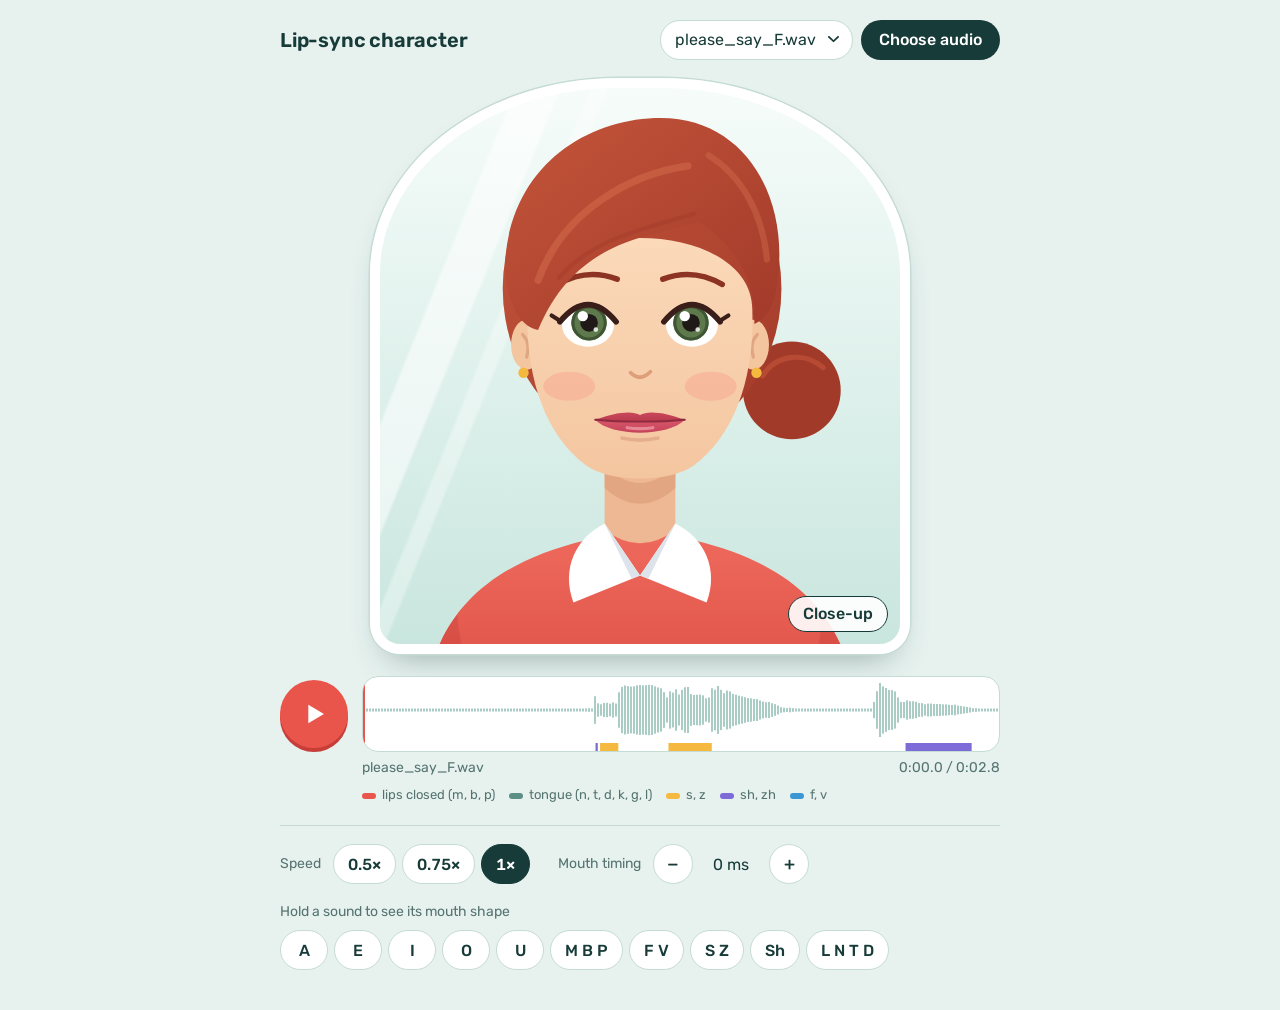
<file: index.html>
<!doctype html>
<html lang="en">
<head>
  <meta charset="utf-8">
  <meta name="viewport" content="width=device-width, initial-scale=1">
  <title>Lip-sync character</title>
  <link rel="icon" href="data:image/svg+xml,%3Csvg xmlns='http://www.w3.org/2000/svg' viewBox='0 0 32 32'%3E%3Ccircle cx='16' cy='16' r='16' fill='%23E7F2EF'/%3E%3Cpath d='M5 15c4-5 8-5 11-3 3-2 7-2 11 3-3 7-8 10-11 10S8 22 5 15z' fill='%23D9566A'/%3E%3Cpath d='M5 15q11 5 22 0' fill='none' stroke='%238E2A3D' stroke-width='1.5'/%3E%3C/svg%3E">
  <link rel="preconnect" href="https://fonts.googleapis.com">
  <link rel="preconnect" href="https://fonts.gstatic.com" crossorigin>
  <link href="https://fonts.googleapis.com/css2?family=Rubik:wght@400;500;600&display=swap" rel="stylesheet">
  <link rel="stylesheet" href="css/style.css">
</head>
<body>
  <main class="app">
    <header class="top">
      <h1>Lip-sync character</h1>
      <div class="source">
        <label class="pick" id="pickList" hidden>
          <span class="visually-hidden">Recording from the audio folder</span>
          <select id="fileList"></select>
        </label>
        <label class="btn" for="fileInput">Choose audio</label>
        <input id="fileInput" class="visually-hidden" type="file" accept="audio/*,.mp3,.wav,.m4a,.ogg,.aac,.flac,.webm">
      </div>
    </header>

    <!-- The mirror: speech therapists sit children in front of one to watch the mouth -->
    <section class="mirror" id="mirror" aria-label="Character">
      <button class="zoom" id="zoomBtn" type="button" aria-pressed="false">Close-up</button>

      <svg id="character" viewBox="50 76 500 533" role="img" aria-label="Cartoon woman whose mouth moves with the recording">
        <defs>
          <linearGradient id="gSkin" x1="0" y1="0" x2="0" y2="1">
            <stop offset="0" stop-color="#FBD9B9"/><stop offset="1" stop-color="#F4C6A0"/>
          </linearGradient>
          <linearGradient id="gHair" x1="0" y1="0" x2="1" y2="1">
            <stop offset="0" stop-color="#C4553A"/><stop offset="1" stop-color="#A23A2A"/>
          </linearGradient>
          <linearGradient id="gSweater" x1="0" y1="0" x2="0" y2="1">
            <stop offset="0" stop-color="#EE6A5C"/><stop offset="1" stop-color="#DD4D45"/>
          </linearGradient>
          <linearGradient id="gLipU" x1="0" y1="0" x2="0" y2="1">
            <stop offset="0" stop-color="#C9485A"/><stop offset="1" stop-color="#B93A4E"/>
          </linearGradient>
          <linearGradient id="gLipL" x1="0" y1="0" x2="0" y2="1">
            <stop offset="0" stop-color="#D9566A"/><stop offset="1" stop-color="#C5445A"/>
          </linearGradient>
          <radialGradient id="gCavity" cx="0.5" cy="0.35" r="0.75">
            <stop offset="0" stop-color="#7A1F2E"/><stop offset="1" stop-color="#4A0E1B"/>
          </radialGradient>
          <linearGradient id="gTongue" x1="0" y1="0" x2="0" y2="1">
            <stop offset="0" stop-color="#F28C98"/><stop offset="1" stop-color="#E26E7F"/>
          </linearGradient>
          <clipPath id="eyeClipL"><ellipse cx="250" cy="303" rx="25" ry="21"/></clipPath>
          <clipPath id="eyeClipR"><ellipse cx="350" cy="303" rx="25" ry="21"/></clipPath>
          <clipPath id="mouthClip"><path id="mouthHole" d=""/></clipPath>
          <clipPath id="biteClip"><path id="biteArea" d=""/></clipPath>
        </defs>

        <!-- hair behind the head, with the bun -->
        <g class="hair-back">
          <circle cx="446" cy="366" r="47" fill="#A23A2A"/>
          <path d="M418 352c12-20 40-24 58-8" fill="none" stroke="#C4553A" stroke-width="5" stroke-linecap="round" opacity=".6"/>
          <ellipse cx="302" cy="268" rx="134" ry="152" fill="url(#gHair)"/>
        </g>

        <!-- neck and sweater -->
        <path d="M266 420v84q34 26 68 0v-84z" fill="#EDB893"/>
        <path d="M266 438q34 34 68 0v22q-34 30-68 0z" fill="#DFA27C" opacity=".75"/>
        <path d="M92 680c4-92 56-146 156-170l18-10q34 26 68 0l18 10c100 24 152 78 156 170z" fill="url(#gSweater)"/>
        <path d="M92 680c2-40 12-72 32-98 4 34 12 66 26 98zM508 680c-2-40-12-72-32-98-4 34-12 66-26 98z" fill="#C9433D" opacity=".45"/>
        <path d="M266 494l34 50-64 26c-12-32 2-62 30-76z" fill="#FFFFFF"/>
        <path d="M334 494l-34 50 64 26c12-32-2-62-30-76z" fill="#FFFFFF"/>
        <path d="M266 494l34 50-8 3z M334 494l-34 50 8 3z" fill="#DCE3EA"/>

        <!-- ears -->
        <g fill="#F4C6A0">
          <ellipse cx="191" cy="322" rx="15" ry="24"/><ellipse cx="409" cy="322" rx="15" ry="24"/>
        </g>
        <path d="M187 312q8 8 4 22M413 312q-8 8-4 22" fill="none" stroke="#E0A681" stroke-width="3" stroke-linecap="round"/>
        <circle cx="188" cy="349" r="5" fill="#F4B93E"/><circle cx="412" cy="349" r="5" fill="#F4B93E"/>

        <!-- face (the chin drops with the jaw) -->
        <path id="face" d="" fill="url(#gSkin)"/>
        <ellipse cx="232" cy="362" rx="25" ry="14" fill="#F4907F" opacity=".32"/>
        <ellipse cx="368" cy="362" rx="25" ry="14" fill="#F4907F" opacity=".32"/>

        <!-- eyes -->
        <g class="eye" id="eyeL">
          <ellipse cx="250" cy="303" rx="25" ry="21" fill="#FFFFFF"/>
          <g clip-path="url(#eyeClipL)">
            <circle cx="251" cy="301" r="17" fill="#5E7A4C"/><circle cx="251" cy="301" r="15.5" fill="none" stroke="#3F5634" stroke-width="3"/>
            <circle cx="251" cy="301" r="8.5" fill="#1F1A17"/>
            <circle cx="245" cy="294.5" r="5" fill="#FFFFFF"/><circle cx="257.5" cy="307.5" r="2.2" fill="#FFFFFF" opacity=".8"/>
          </g>
          <path d="M223 300q27-33 54 0" fill="none" stroke="#3A1E1A" stroke-width="5.5" stroke-linecap="round"/>
          <path d="M223 299l-8-5" fill="none" stroke="#3A1E1A" stroke-width="4" stroke-linecap="round"/>
        </g>
        <g class="eye" id="eyeR">
          <ellipse cx="350" cy="303" rx="25" ry="21" fill="#FFFFFF"/>
          <g clip-path="url(#eyeClipR)">
            <circle cx="349" cy="301" r="17" fill="#5E7A4C"/><circle cx="349" cy="301" r="15.5" fill="none" stroke="#3F5634" stroke-width="3"/>
            <circle cx="349" cy="301" r="8.5" fill="#1F1A17"/>
            <circle cx="343" cy="294.5" r="5" fill="#FFFFFF"/><circle cx="355.5" cy="307.5" r="2.2" fill="#FFFFFF" opacity=".8"/>
          </g>
          <path d="M323 300q27-33 54 0" fill="none" stroke="#3A1E1A" stroke-width="5.5" stroke-linecap="round"/>
          <path d="M377 299l8-5" fill="none" stroke="#3A1E1A" stroke-width="4" stroke-linecap="round"/>
        </g>
        <path d="M221 264q28-16 57-5M379 264q-28-16-57-5" fill="none" stroke="#8C3323" stroke-width="5.5" stroke-linecap="round"/>

        <!-- nose -->
        <path d="M291 349q9 9 19-1" fill="none" stroke="#DE9E79" stroke-width="3.6" stroke-linecap="round"/>

        <!-- mouth: every path below is redrawn by js/character.js -->
        <g id="mouth" transform="translate(300 396) scale(1.15)">
          <path id="lipShadow" d="" fill="none" stroke="#D99A78" stroke-width="3" stroke-linecap="round" opacity=".55"/>
          <path id="mouthBack" d="" fill="#5A1422" stroke="#5A1422" stroke-width="1.8" stroke-linejoin="round"/>
          <g clip-path="url(#mouthClip)">
            <rect x="-60" y="-30" width="120" height="80" fill="url(#gCavity)"/>
            <path id="tongue" d="" fill="url(#gTongue)"/>
            <path id="tongueLine" d="" fill="none" stroke="#C9566A" stroke-width="1.4" stroke-linecap="round" opacity=".7"/>
            <path id="teethLower" d="" fill="#F4F6F9"/>
            <path id="teethUpper" d="" fill="#FFFFFF"/>
            <path id="teethLines" d="" fill="none" stroke="#D5DBE3" stroke-width="1"/>
          </g>
          <path id="lipLower" d="" fill="url(#gLipL)"/>
          <path id="lipShine" d="" fill="none" stroke="#F3A3AE" stroke-width="2.6" stroke-linecap="round" opacity=".7"/>
          <g id="bite" clip-path="url(#biteClip)" opacity="0">
            <path id="teethBite" d="" fill="#FFFFFF"/>
          </g>
          <path id="lipUpper" d="" fill="url(#gLipU)"/>
          <path id="lipSeam" d="" fill="none" stroke="#8E2A3D" stroke-width="1.6" stroke-linecap="round"/>
        </g>

        <!-- hair in front: side-swept fringe -->
        <g class="hair-front">
          <path d="M356 204c-38 14-116 12-154 104-20-4-30-30-32-58 2-98 78-146 150-146 82 0 124 78 112 158-2 18-8 34-22 40 0-40-14-74-54-98z" fill="url(#gHair)"/>
          <path d="M346 150c-56 8-120 44-144 110" fill="none" stroke="#DB7654" stroke-width="7" stroke-linecap="round" opacity=".4"/>
          <path d="M352 196c-44 14-96 22-130 62" fill="none" stroke="#8E2F22" stroke-width="4" stroke-linecap="round" opacity=".22"/>
          <path d="M366 140c32 20 52 56 56 100" fill="none" stroke="#DB7654" stroke-width="6" stroke-linecap="round" opacity=".35"/>
        </g>
      </svg>
    </section>

    <section class="player" aria-label="Player">
      <button class="play" id="playBtn" type="button" disabled aria-label="Play">
        <svg viewBox="0 0 24 24" aria-hidden="true"><path class="i-play" d="M8 5.5v13l11-6.5z"/><path class="i-pause" d="M7 5h4v14H7zM13 5h4v14h-4z"/></svg>
      </button>
      <div class="track">
        <div class="timeline" id="timeline" tabindex="0" role="slider" aria-label="Position in the recording" aria-valuemin="0" aria-valuemax="0" aria-valuenow="0">
          <canvas id="wave"></canvas>
          <div class="playhead" id="playhead"></div>
          <p class="hint" id="hint">Drop a speech recording here, or choose a file.</p>
        </div>
        <div class="meta">
          <span id="status">No recording loaded</span>
          <span class="time" id="time">0:00.0 / 0:00.0</span>
        </div>
        <ul class="legend" id="legend" hidden></ul>
      </div>
    </section>

    <section class="controls" aria-label="Playback settings">
      <div class="group" role="group" aria-label="Speed">
        <span class="group-label">Speed</span>
        <button type="button" class="chip" data-rate="0.5">0.5×</button>
        <button type="button" class="chip" data-rate="0.75">0.75×</button>
        <button type="button" class="chip is-on" data-rate="1">1×</button>
      </div>
      <div class="group" role="group" aria-label="Mouth timing">
        <span class="group-label">Mouth timing</span>
        <button type="button" class="chip step" id="syncEarlier" aria-label="Move the mouth earlier">−</button>
        <output id="syncValue" class="sync-value">0 ms</output>
        <button type="button" class="chip step" id="syncLater" aria-label="Move the mouth later">+</button>
      </div>
    </section>

    <section class="shapes" aria-label="Mouth shapes">
      <span class="group-label">Hold a sound to see its mouth shape</span>
      <div class="shape-row" id="shapeRow"></div>
    </section>

  </main>

  <script src="js/lipsync-engine.js"></script>
  <script src="js/character.js"></script>
  <script src="js/app.js"></script>
</body>
</html>
</file>
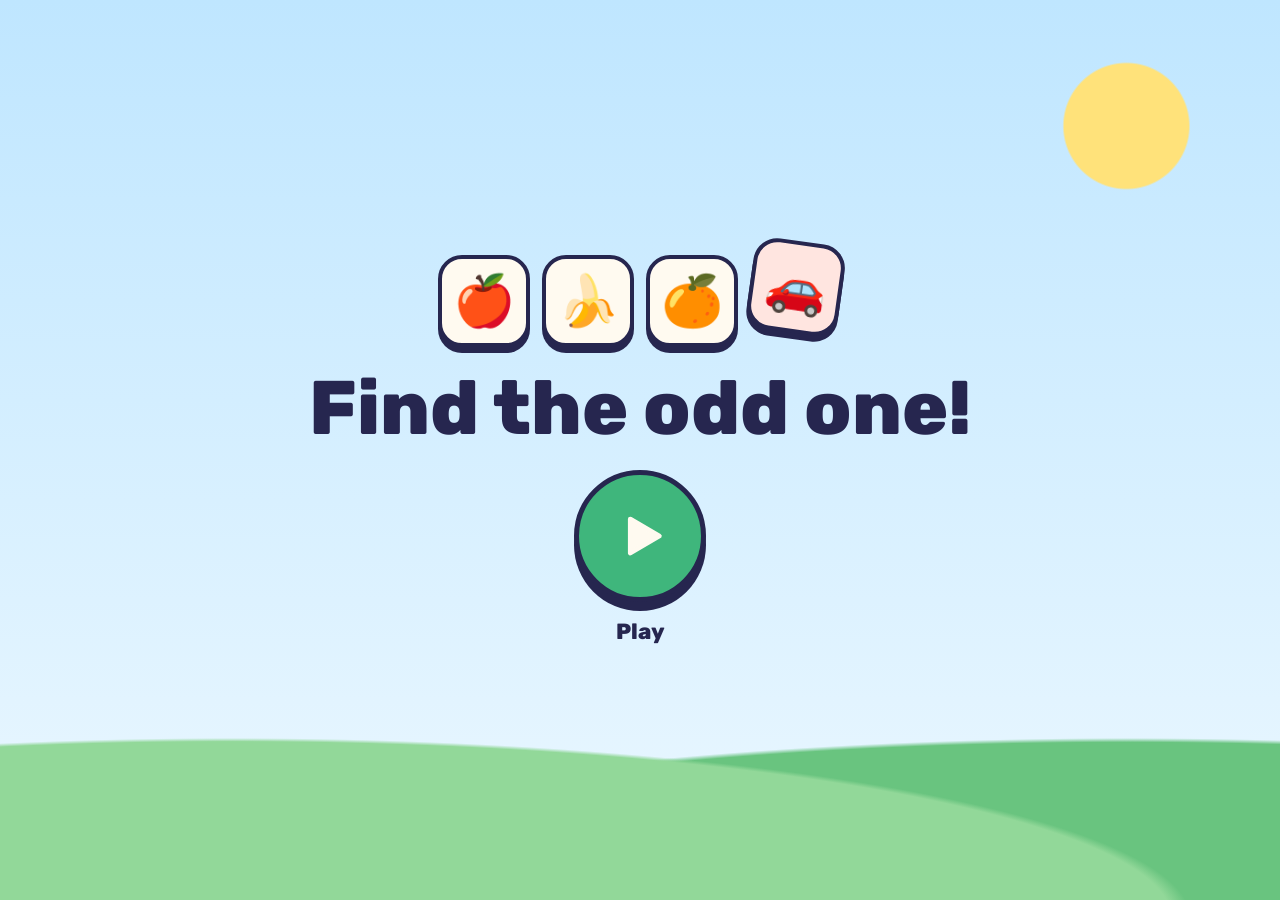
<file: item_game/index.html>
<!DOCTYPE html>
<html lang="en">
<head>
<meta charset="utf-8">
<meta name="viewport" content="width=device-width, initial-scale=1, viewport-fit=cover">
<title>Odd One Out</title>
<link rel="preconnect" href="https://fonts.googleapis.com">
<link rel="preconnect" href="https://fonts.gstatic.com" crossorigin>
<link href="https://fonts.googleapis.com/css2?family=Nunito:wght@700;800&family=Rubik:wght@600;800&display=swap" rel="stylesheet">
<style>
  /* Layout idea: top bar with 10 level dots, four sticker cards in one row (2x2 on phones),
     one big coral bucket at the bottom of a hill. The bucket is the only saturated shape. */
  :root {
    --ink: #26264f;
    --sky: #c4e9ff;
    --sun: #ffc83d;
    --coral: #ff6b57;
    --leaf: #3fb67c;
    --paper: #fffaf0;
    --font-display: 'Rubik', 'Nunito', system-ui, sans-serif;
    --font-body: 'Nunito', system-ui, sans-serif;
    --card: clamp(84px, min(20vw, 25vh), 210px);
    --bucket: clamp(110px, min(34vw, 27vh), 270px);
    color-scheme: light;
  }
  * { box-sizing: border-box; }
  html, body { height: 100%; margin: 0; }
  body {
    background: var(--sky);
    color: var(--ink);
    font-family: var(--font-body);
    font-weight: 700;
    overflow: hidden;
    -webkit-tap-highlight-color: transparent;
  }
  [hidden] { display: none !important; }
  button { font: inherit; color: inherit; cursor: pointer; }
  button:focus-visible { outline: 4px solid var(--ink); outline-offset: 3px; }

  #app {
    height: 100%;
    display: flex;
    flex-direction: column;
    background:
      radial-gradient(circle 64px at 90% 17%, #ffe27a 0 97%, transparent 100%),
      radial-gradient(ellipse 75% 20% at 18% 102%, #92d899 0 98%, transparent 100%),
      radial-gradient(ellipse 85% 24% at 88% 106%, #69c47f 0 98%, transparent 100%),
      linear-gradient(#bfe6ff, #ecf8ff);
  }

  /* ---------- top bar ---------- */
  .bar {
    display: flex; align-items: center; justify-content: space-between; gap: 12px;
    padding: 10px max(16px, env(safe-area-inset-left)) 6px;
    flex-wrap: wrap;
  }
  .tools { display: flex; gap: 8px; }
  .brand { font-family: var(--font-display); font-weight: 800; font-size: 20px; min-width: 96px; }
  .chip {
    border: 3px solid var(--ink); background: var(--paper); border-radius: 999px;
    padding: 6px 14px; min-height: 44px; min-width: 44px;
    font-family: var(--font-display); font-weight: 800; font-size: 15px;
    box-shadow: 0 4px 0 var(--ink);
  }
  .chip[aria-pressed="true"] { background: var(--sun); }
  .chip:active { transform: translateY(3px); box-shadow: 0 1px 0 var(--ink); }
  .chip.slow { font-size: 22px; padding: 2px 12px; }

  .dots { display: flex; gap: 6px; list-style: none; margin: 0; padding: 0; flex-wrap: wrap; justify-content: center; }
  .dot {
    width: 34px; height: 34px; border-radius: 50%; border: 3px solid var(--ink);
    background: rgba(255,250,240,.6); font-family: var(--font-display); font-weight: 800; font-size: 15px;
    display: grid; place-items: center; padding: 0;
  }
  .dot.done { background: var(--sun); }
  .dot.now { background: var(--paper); box-shadow: 0 0 0 4px var(--coral); }


  /* ---------- stage ---------- */
  .stage {
    flex: 1; min-height: 0; position: relative;
    display: flex; flex-direction: column; align-items: center; justify-content: space-evenly;
    padding: 4px 16px 12px;
  }
  .prompt {
    display: inline-flex; align-items: center; gap: 10px; max-width: 100%;
    border: 3px solid var(--ink); background: var(--paper); border-radius: 999px;
    padding: 8px 18px 8px 10px; box-shadow: 0 4px 0 var(--ink);
    font-family: var(--font-display); font-weight: 600; font-size: clamp(14px, 2.4vw, 20px);
    text-align: left; text-wrap: balance;
  }
  .prompt:active { transform: translateY(3px); box-shadow: 0 1px 0 var(--ink); }
  .prompt .spk { flex: none; width: 36px; height: 36px; border-radius: 50%; background: var(--sun); display: grid; place-items: center; border: 3px solid var(--ink); }

  .grid {
    position: relative; z-index: 5;
    display: grid; grid-template-columns: repeat(4, var(--card));
    gap: 30px clamp(14px, 3vw, 36px); justify-content: center;
  }
  .item {
    position: relative; width: var(--card); height: var(--card); padding: 0;
    border: 4px solid var(--ink); border-radius: 30px; background: var(--paper);
    box-shadow: 0 7px 0 var(--ink);
    display: grid; place-items: center;
    touch-action: none; user-select: none; -webkit-user-select: none; -webkit-touch-callout: none;
    cursor: grab;
  }
  .item:nth-child(4n+2) { background: #fff0c9; }
  .item:nth-child(4n+3) { background: #e3f4ff; }
  .item:nth-child(4n+4) { background: #ffe5e0; }
  .emo { font-size: calc(var(--card) * .56); line-height: 1; pointer-events: none; font-family: 'Apple Color Emoji', 'Segoe UI Emoji', 'Noto Color Emoji', sans-serif; }
  .cap {
    position: absolute; left: 50%; bottom: -20px; transform: translateX(-50%);
    background: var(--ink); color: var(--paper); border-radius: 999px; padding: 2px 14px;
    font-family: var(--font-display); font-weight: 600; font-size: clamp(15px, 2.6vw, 22px);
    white-space: nowrap; opacity: 0; pointer-events: none; transition: opacity .15s;
  }
  .item.named .cap { opacity: 1; }
  .item.held { cursor: grabbing; }
  .item.dragging { transition: none; z-index: 50; box-shadow: 0 16px 0 rgba(38,38,79,.28); }
  .item.back { transition: transform .4s cubic-bezier(.34,1.56,.64,1), box-shadow .4s; z-index: 50; }
  .item.drop { transition: transform .5s cubic-bezier(.5,0,.8,.4), opacity .5s ease-in; opacity: 0; z-index: 50; pointer-events: none; }
  .item.wiggle { animation: wiggle .5s ease; }
  .item.hint { animation: hint 1s ease-in-out infinite; }
  @keyframes wiggle { 0%,100% { transform: rotate(0) } 20% { transform: rotate(-7deg) scale(1.05) } 50% { transform: rotate(6deg) scale(1.05) } 80% { transform: rotate(-3deg) } }
  @keyframes hint { 0%,100% { box-shadow: 0 7px 0 var(--ink), 0 0 0 0 rgba(255,107,87,.0) } 50% { box-shadow: 0 7px 0 var(--ink), 0 0 0 12px rgba(255,107,87,.55) } }

  .bucketzone { position: relative; z-index: 1; }
  .bucket { width: var(--bucket); height: calc(var(--bucket) * .92); transition: transform .2s; }
  .bucket svg { width: 100%; height: 100%; display: block; overflow: visible; }
  .bucket.hot { transform: scale(1.09); }
  .bucket.hot .mouth { fill: #4b3b86; }
  .bucket.bump { animation: bump .5s ease; }
  .bucket.no { animation: no .45s ease; }
  @keyframes bump { 0% { transform: scale(1) } 30% { transform: scale(1.14, .88) } 60% { transform: scale(.94, 1.08) } 100% { transform: scale(1) } }
  @keyframes no { 0%,100% { transform: rotate(0) } 25% { transform: rotate(-5deg) } 75% { transform: rotate(5deg) } }

  /* ---------- overlays ---------- */
  .overlay {
    position: absolute; inset: 0; z-index: 20; display: grid; place-items: center; padding: 16px;
    background: rgba(38,38,79,.38);
  }
  .panel {
    background: var(--paper); border: 4px solid var(--ink); border-radius: 36px; box-shadow: 0 10px 0 var(--ink);
    padding: clamp(18px, 4vw, 32px); display: grid; gap: 14px; justify-items: center; text-align: center;
    max-width: min(92vw, 460px);
    animation: pop .35s cubic-bezier(.34,1.56,.64,1);
  }
  @keyframes pop { from { transform: scale(.7); opacity: 0 } to { transform: scale(1); opacity: 1 } }
  .panel .big { font-size: clamp(72px, 16vh, 130px); line-height: 1.05; font-family: 'Apple Color Emoji', 'Segoe UI Emoji', 'Noto Color Emoji', sans-serif; }
  .panel .word { font-family: var(--font-display); font-weight: 800; font-size: clamp(34px, 8vw, 56px); line-height: 1.1; }
  .panel .row { display: flex; gap: 16px; align-items: center; }
  .round {
    width: 68px; height: 68px; border-radius: 50%; border: 4px solid var(--ink); background: var(--sun);
    box-shadow: 0 6px 0 var(--ink); display: grid; place-items: center; padding: 0;
  }
  .round.go { width: 92px; height: 92px; background: var(--leaf); animation: nudge 1.2s ease-in-out infinite; }
  .round:active { transform: translateY(4px); box-shadow: 0 2px 0 var(--ink); }
  @keyframes nudge { 0%,100% { transform: translateX(0) } 50% { transform: translateX(6px) } }
  .stars { display: flex; flex-wrap: wrap; justify-content: center; gap: 4px; font-size: clamp(26px, 6vw, 40px); color: var(--sun); text-shadow: 0 3px 0 var(--ink); }
  .pill {
    border: 4px solid var(--ink); background: var(--coral); color: var(--paper); border-radius: 999px;
    padding: 10px 28px; font-family: var(--font-display); font-weight: 800; font-size: 24px; box-shadow: 0 6px 0 var(--ink);
  }
  .pill:active { transform: translateY(4px); box-shadow: 0 2px 0 var(--ink); }

  .start {
    position: fixed; inset: 0; z-index: 30; display: grid; place-items: center; padding: 20px;
    background:
      radial-gradient(circle 64px at 88% 14%, #ffe27a 0 97%, transparent 100%),
      radial-gradient(ellipse 75% 20% at 18% 102%, #92d899 0 98%, transparent 100%),
      radial-gradient(ellipse 85% 24% at 88% 106%, #69c47f 0 98%, transparent 100%),
      linear-gradient(#bfe6ff, #ecf8ff);
  }
  .start-in { display: grid; gap: 22px; justify-items: center; text-align: center; }
  .start h1 { margin: 0; font-family: var(--font-display); font-weight: 800; font-size: clamp(38px, 9vw, 76px); line-height: 1.05; text-wrap: balance; }
  .demo { display: flex; gap: 12px; align-items: flex-end; }
  .demo span { width: clamp(56px, 13vw, 92px); aspect-ratio: 1; display: grid; place-items: center; border: 4px solid var(--ink); border-radius: 24px; background: var(--paper); box-shadow: 0 6px 0 var(--ink); font-size: clamp(30px, 7vw, 50px); font-family: 'Apple Color Emoji', 'Segoe UI Emoji', 'Noto Color Emoji', sans-serif; }
  .demo span:last-child { background: #ffe5e0; transform: translateY(-14px) rotate(8deg); }
  .playbtn {
    width: clamp(96px, 20vw, 132px); aspect-ratio: 1; border-radius: 50%; border: 5px solid var(--ink); background: var(--leaf);
    box-shadow: 0 9px 0 var(--ink); display: grid; place-items: center; padding: 0;
  }
  .playbtn:active { transform: translateY(6px); box-shadow: 0 3px 0 var(--ink); }
  .playlabel { font-family: var(--font-display); font-weight: 800; font-size: 22px; margin-top: -6px; }

  .conf { position: fixed; pointer-events: none; font-size: 28px; z-index: 60; line-height: 1; }

  @media (max-width: 640px), (max-aspect-ratio: 1/1) {
    :root { --card: clamp(92px, min(38vw, 21vh), 200px); --bucket: clamp(120px, min(46vw, 24vh), 250px); }
    .grid { grid-template-columns: repeat(2, var(--card)); gap: 28px 20px; }
  }
  @media (max-width: 640px) {
    .bar { gap: 8px 10px; padding-top: 8px; }
    .dots { order: 3; width: 100%; flex-wrap: nowrap; gap: 4px; }
    .dot { width: 29px; height: 29px; font-size: 13px; border-width: 2.5px; }
    .dot.now { box-shadow: 0 0 0 3px var(--coral); }
    .chip { min-height: 40px; padding: 4px 12px; }
  }
  @media (prefers-reduced-motion: reduce) {
    *, *::before, *::after { animation: none !important; }
    .item.back, .item.drop { transition-duration: .01s !important; }
  }
</style>
</head>
<body>
<div id="app">
  <header class="bar">
    <div class="brand">Odd one out</div>
    <ol class="dots" id="dots" aria-label="Levels"></ol>
    <div class="tools">
      <button class="chip slow" id="slow" aria-pressed="false" aria-label="Slow audio" title="Slow audio">🐢</button>
    </div>
  </header>

  <main class="stage" id="stage">
    <button class="prompt" id="prompt" type="button">
      <span class="spk" aria-hidden="true">
        <svg width="20" height="20" viewBox="0 0 24 24" fill="none" stroke="#26264f" stroke-width="2.6" stroke-linecap="round" stroke-linejoin="round"><path d="M4 9v6h4l5 4V5L8 9H4z" fill="#26264f"/><path d="M16.5 8.5a5 5 0 0 1 0 7"/><path d="M19 6a8.5 8.5 0 0 1 0 12"/></svg>
      </span>
      <span id="promptText">Find the odd one and drop it in the bucket!</span>
    </button>

    <div class="grid" id="grid"></div>

    <div class="bucketzone">
      <div class="bucket" id="bucket" aria-label="Bucket" role="img">
        <svg viewBox="0 0 240 220" aria-hidden="true">
          <ellipse cx="120" cy="208" rx="88" ry="10" fill="rgba(38,38,79,.18)"/>
          <path d="M50 70 C 44 -14, 196 -14, 190 70" fill="none" stroke="#26264f" stroke-width="9" stroke-linecap="round"/>
          <path d="M28 62 L212 62 L190 196 Q188 207 176 207 L64 207 Q52 207 50 196 Z" fill="#ff6b57" stroke="#26264f" stroke-width="7" stroke-linejoin="round"/>
          <path d="M34.2 100 L205.8 100 L200.2 134 L39.8 134 Z" fill="#ffc83d"/>
          <path d="M54 152 L60 188" stroke="#fffaf0" stroke-opacity=".55" stroke-width="9" stroke-linecap="round"/>
          <ellipse class="mouth" cx="120" cy="62" rx="92" ry="21" fill="#2a2150" stroke="#26264f" stroke-width="7"/>
        </svg>
      </div>
    </div>

    <div class="overlay" id="win" hidden>
      <div class="panel">
        <div class="big" id="winEmo"></div>
        <div class="word" id="winWord"></div>
        <div class="row">
          <button class="round" id="winHear" type="button" aria-label="Listen">
            <svg width="34" height="34" viewBox="0 0 24 24" fill="none" stroke="#26264f" stroke-width="2.4" stroke-linecap="round" stroke-linejoin="round"><path d="M4 9v6h4l5 4V5L8 9H4z" fill="#26264f"/><path d="M16.5 8.5a5 5 0 0 1 0 7"/><path d="M19 6a8.5 8.5 0 0 1 0 12"/></svg>
          </button>
          <button class="round go" id="winNext" type="button" aria-label="Next">
            <svg width="48" height="48" viewBox="0 0 24 24" fill="none" stroke="#fffaf0" stroke-width="3.2" stroke-linecap="round" stroke-linejoin="round"><path d="M5 12h14"/><path d="M13 6l6 6-6 6"/></svg>
          </button>
        </div>
      </div>
    </div>

    <div class="overlay" id="final" hidden>
      <div class="panel">
        <div class="stars" id="finalStars" aria-hidden="true"></div>
        <div class="word" id="finalText">You found them all!</div>
        <button class="pill" id="again" type="button">Play again</button>
      </div>
    </div>
  </main>

  <div class="start" id="start">
    <div class="start-in">
      <div class="demo" aria-hidden="true"><span>🍎</span><span>🍌</span><span>🍊</span><span>🚗</span></div>
      <h1 id="startTitle">Find the odd one!</h1>
      <button class="playbtn" id="play" type="button" aria-label="Play">
        <svg width="58" height="58" viewBox="0 0 24 24" fill="#fffaf0" stroke="#fffaf0" stroke-width="2" stroke-linejoin="round"><path d="M8 5l12 7-12 7z"/></svg>
      </button>
      <div class="playlabel" id="playLabel">Play</div>
    </div>
  </div>
</div>

<script>
(() => {
  'use strict';

  /* =====================================================================
     CONTENT. Edit here.
     For every item, set `audio` to the path of your recording, relative to
     this HTML file, for example 'audio/apple.mp3'. A blank path plays nothing
     (the word still appears under the card and a warning goes to the console).
     ===================================================================== */
  const ITEMS = {
    apple:    { e: '🍎', word: 'apple',      audio: 'audios/apple.wav' },
    banana:   { e: '🍌', word: 'banana',     audio: 'audios/banana.wav' },
    orange:   { e: '🍊', word: 'orange',     audio: 'audios/orange.wav' },
    car:      { e: '🚗', word: 'car',        audio: 'audios/car.mp3' },
    cat:      { e: '🐱', word: 'cat',        audio: 'audios/cat.mp3' },
    dog:      { e: '🐶', word: 'dog',        audio: 'audios/dog.mp3' },
    cow:      { e: '🐮', word: 'cow',        audio: 'audios/cow.mp3' },
    bread:    { e: '🍞', word: 'bread',      audio: 'audios/bread.mp3' },
    bus:      { e: '🚌', word: 'bus',        audio: 'audios/bus.mp3' },
    plane:    { e: '✈️', word: 'airplane',   audio: 'audios/airplane.mp3' },
    tree:     { e: '🌳', word: 'tree',       audio: 'audios/tree.mp3' },
    carrot:   { e: '🥕', word: 'carrot',     audio: 'audios/carrot.mp3' },
    tomato:   { e: '🍅', word: 'tomato',     audio: 'audios/tomato.mp3' },
    cucumber: { e: '🥒', word: 'cucumber',   audio: 'audios/cucumber.mp3' },
    bear:     { e: '🐻', word: 'bear',       audio: 'audios/bear.mp3' },
    shirt:    { e: '👕', word: 't-shirt',    audio: 'audios/shirt.mp3' },
    pants:    { e: '👖', word: 'pants',      audio: 'audios/pants.mp3' },
    socks:    { e: '🧦', word: 'socks',      audio: 'audios/socks.mp3' },
    melon:    { e: '🍉', word: 'watermelon', audio: 'audios/watermelon.mp3' },
    elephant: { e: '🐘', word: 'elephant',   audio: 'audios/elephant.mp3' },
    lion:     { e: '🦁', word: 'lion',       audio: 'audios/lion.mp3' },
    monkey:   { e: '🐒', word: 'monkey',     audio: 'audios/monkey.mp3' },
    rocket:   { e: '🚀', word: 'rocket',     audio: 'audios/rocket.mp3' },
    ball:     { e: '⚽', word: 'ball',       audio: 'audios/ball.mp3' },
    balloon:  { e: '🎈', word: 'balloon',    audio: 'audios/balloon.mp3' },
    drum:     { e: '🥁', word: 'drum',       audio: 'audios/drum.mp3' },
    frog:     { e: '🐸', word: 'frog',       audio: 'audios/frog.mp3' },
    egg:      { e: '🥚', word: 'egg',        audio: 'audios/egg.mp3' },
    cheese:   { e: '🧀', word: 'cheese',     audio: 'audios/cheese.mp3' },
    bike:     { e: '🚲', word: 'bicycle',    audio: 'audios/bicycle.mp3' },
    sun:      { e: '🌞', word: 'sun',        audio: 'audios/sun.mp3' },
    star:     { e: '⭐', word: 'star',       audio: 'audios/star.mp3' },
    moon:     { e: '🌙', word: 'moon',       audio: 'audios/moon.mp3' },
    pear:     { e: '🍐', word: 'pear',       audio: 'audios/pear.mp3' },
    chair:    { e: '🪑', word: 'chair',      audio: 'audios/chair.mp3' },
    bed:      { e: '🛏️', word: 'bed',        audio: 'audios/bed.mp3' },
    door:     { e: '🚪', word: 'door',       audio: 'audios/door.mp3' },
    rabbit:   { e: '🐰', word: 'rabbit',     audio: 'audios/rabbit.mp3' }
  };

  /* Optional recordings for the other spoken parts. Leave blank to stay silent. */
  const SOUNDS = {
    instruction: '',        // "Find the odd one and drop it in the bucket"
    praise: [],             // e.g. ['audio/great-job.mp3', 'audio/well-done.mp3'], one is picked at random
    finished: ''            // played on the last screen
  };

  // Three items from one group plus one extra item that does not belong.
  const LEVELS = [
    { group: ['apple', 'banana', 'orange'],     extra: 'car'    },  // 1  fruits
    { group: ['cat', 'dog', 'cow'],             extra: 'bread'  },  // 2  animals
    { group: ['car', 'bus', 'plane'],           extra: 'tree'   },  // 3  transport
    { group: ['carrot', 'tomato', 'cucumber'],  extra: 'bear'   },  // 4  vegetables
    { group: ['shirt', 'pants', 'socks'],       extra: 'melon'  },  // 5  clothes
    { group: ['elephant', 'lion', 'monkey'],    extra: 'rocket' },  // 6  wild animals
    { group: ['ball', 'balloon', 'drum'],       extra: 'frog'   },  // 7  toys
    { group: ['egg', 'cheese', 'bread'],        extra: 'bike'   },  // 8  food
    { group: ['sun', 'star', 'moon'],           extra: 'pear'   },  // 9  sky
    { group: ['chair', 'bed', 'door'],          extra: 'rabbit' }   // 10 home
  ];

  /* ===================================================================== */

  const $ = s => document.querySelector(s);
  const reduce = matchMedia('(prefers-reduced-motion: reduce)').matches;
  const grid = $('#grid'), bucket = $('#bucket'), win = $('#win'), fin = $('#final');

  const state = { slow: false, level: 0, wrong: 0, locked: false, started: false, done: new Set() };
  let drag = null;

  /* ---------- audio files ---------- */
  const cache = new Map();
  const warned = new Set();
  let current = null;
  function warnOnce(msg) { if (!warned.has(msg)) { warned.add(msg); console.warn('[Odd one out] ' + msg); } }
  function getAudio(path) {
    if (!path) return null;
    let a = cache.get(path);
    if (!a) { a = new Audio(); a.preload = 'auto'; a.src = path; cache.set(path, a); }
    return a;
  }
  function stopAudio() {
    if (current) { const c = current; current = null; c.a.pause(); c.finish(); }
  }
  /* Plays one file and resolves when it ends (or fails, or is stopped).
     label: used in console warnings. optional: stay silent when the path is blank. */
  function play(path, label, optional) {
    stopAudio();
    if (!path) {
      if (!optional) warnOnce(`No audio path set for "${label}". Add one in ITEMS.`);
      return Promise.resolve();
    }
    const a = getAudio(path);
    return new Promise(resolve => {
      let over = false;
      const finish = () => {
        if (over) return; over = true;
        a.removeEventListener('ended', finish); a.removeEventListener('error', onError);
        if (current && current.a === a) current = null;
        resolve();
      };
      const onError = () => { warnOnce(`Could not load audio file "${path}" for "${label}".`); finish(); };
      a.addEventListener('ended', finish); a.addEventListener('error', onError);
      current = { a, finish };
      try { a.currentTime = 0; } catch (_) {}
      a.playbackRate = state.slow ? 0.75 : 1;
      const r = a.play();
      if (r && r.catch) r.catch(() => { warnOnce(`Could not play "${path}" for "${label}".`); finish(); });
    });
  }
  const sayItem = id => play(ITEMS[id].audio, ITEMS[id].word);
  const sayInstruction = () => play(SOUNDS.instruction, 'instruction', true);
  function sayPraise() {
    const list = SOUNDS.praise;
    return play(list.length ? list[Math.floor(Math.random() * list.length)] : '', 'praise', true);
  }
  function preload(ids) { ids.forEach(id => getAudio(ITEMS[id].audio)); }

  /* ---------- sound effects (short synthesized beeps, no files needed) ---------- */
  let ac = null;
  function tone(freq, start, dur, type, vol) {
    const o = ac.createOscillator(), g = ac.createGain();
    o.type = type; o.frequency.value = freq;
    g.gain.setValueAtTime(0.0001, ac.currentTime + start);
    g.gain.exponentialRampToValueAtTime(vol, ac.currentTime + start + 0.02);
    g.gain.exponentialRampToValueAtTime(0.0001, ac.currentTime + start + dur);
    o.connect(g).connect(ac.destination);
    o.start(ac.currentTime + start); o.stop(ac.currentTime + start + dur + 0.05);
  }
  function sfx(name) {
    try {
      ac = ac || new (window.AudioContext || window.webkitAudioContext)();
      if (ac.state === 'suspended') ac.resume();
      if (name === 'no') { tone(330, 0, 0.16, 'triangle', 0.12); tone(262, 0.14, 0.22, 'triangle', 0.12); }
      if (name === 'yay') { [523, 659, 784, 1047].forEach((f, i) => tone(f, i * 0.09, 0.28, 'sine', 0.16)); }
      if (name === 'win') { [523, 659, 784, 659, 784, 1047, 1319].forEach((f, i) => tone(f, i * 0.11, 0.3, 'sine', 0.16)); }
    } catch (_) {}
  }

  /* ---------- levels ---------- */
  function renderDots() {
    const ol = $('#dots'); ol.innerHTML = '';
    LEVELS.forEach((_, i) => {
      const li = document.createElement('li'), b = document.createElement('button');
      b.type = 'button'; b.className = 'dot' + (state.done.has(i) ? ' done' : '') + (i === state.level ? ' now' : '');
      b.textContent = i + 1; b.dataset.level = i; b.setAttribute('aria-label', 'Level ' + (i + 1));
      li.appendChild(b); ol.appendChild(li);
    });
  }
  function shuffle(a) { for (let i = a.length - 1; i > 0; i--) { const j = Math.floor(Math.random() * (i + 1)); [a[i], a[j]] = [a[j], a[i]]; } return a; }
  function loadLevel(i, speak = true) {
    stopAudio();
    state.level = i; state.wrong = 0; state.locked = false; drag = null;
    win.hidden = true; fin.hidden = true;
    const L = LEVELS[i];
    const ids = shuffle([...L.group, L.extra]);
    grid.innerHTML = '';
    ids.forEach(id => {
      const b = document.createElement('button');
      b.type = 'button'; b.className = 'item'; b.dataset.id = id;
      b.setAttribute('aria-label', ITEMS[id].word);
      b.innerHTML = `<span class="emo" aria-hidden="true">${ITEMS[id].e}</span><span class="cap"></span>`;
      grid.appendChild(b);
    });
    preload(ids);
    renderDots();
    if (speak && state.started) setTimeout(() => { if (!state.locked && state.level === i) sayInstruction(); }, 350);
  }
  function showCap(card) { card.classList.add('named'); card.querySelector('.cap').textContent = ITEMS[card.dataset.id].word; }

  /* ---------- drag and drop ---------- */
  function overBucket(card) {
    const c = card.getBoundingClientRect(), b = bucket.getBoundingClientRect(), pad = 18;
    const cx = c.left + c.width / 2, cy = c.top + c.height / 2;
    return cx > b.left - pad && cx < b.right + pad && cy > b.top - pad && cy < b.bottom + pad;
  }
  grid.addEventListener('pointerdown', e => {
    const card = e.target.closest('.item');
    if (!card || !state.started || state.locked || drag) return;
    e.preventDefault();
    try { card.setPointerCapture(e.pointerId); } catch (_) {}
    drag = { card, id: e.pointerId, sx: e.clientX, sy: e.clientY, dx: 0, dy: 0, moved: false };
    card.classList.add('held');
    showCap(card);
    sayItem(card.dataset.id);
  });
  grid.addEventListener('pointermove', e => {
    if (!drag || e.pointerId !== drag.id) return;
    drag.dx = e.clientX - drag.sx; drag.dy = e.clientY - drag.sy;
    if (!drag.moved && Math.hypot(drag.dx, drag.dy) > 10) { drag.moved = true; drag.card.classList.add('dragging'); }
    if (drag.moved) {
      drag.card.style.transform = `translate(${drag.dx}px, ${drag.dy}px) scale(1.12) rotate(-4deg)`;
      bucket.classList.toggle('hot', overBucket(drag.card));
    }
  });
  function endDrag(e, cancelled) {
    if (!drag || e.pointerId !== drag.id) return;
    const d = drag; drag = null;
    bucket.classList.remove('hot'); d.card.classList.remove('held');
    if (!d.moved) {
      d.card.classList.add('wiggle'); setTimeout(() => d.card.classList.remove('wiggle'), 520);
      return;
    }
    if (!cancelled && overBucket(d.card)) {
      if (d.card.dataset.id === LEVELS[state.level].extra) success(d); else wrong(d);
    } else springBack(d.card);
  }
  grid.addEventListener('pointerup', e => endDrag(e, false));
  grid.addEventListener('pointercancel', e => endDrag(e, true));
  grid.addEventListener('keydown', e => {
    if ((e.key === 'Enter' || e.key === ' ') && e.target.classList.contains('item') && state.started && !state.locked) {
      e.preventDefault(); showCap(e.target); sayItem(e.target.dataset.id);
    }
  });

  function springBack(card) {
    card.classList.remove('dragging'); card.classList.add('back');
    card.style.transform = '';
    setTimeout(() => card.classList.remove('back'), 420);
  }
  function wrong(d) {
    sfx('no');
    bucket.classList.add('no'); setTimeout(() => bucket.classList.remove('no'), 460);
    springBack(d.card);
    state.wrong++;
    if (state.wrong >= 2) {
      const right = grid.querySelector(`[data-id="${LEVELS[state.level].extra}"]`);
      if (right) right.classList.add('hint');
    }
  }
  function success(d) {
    state.locked = true;
    const card = d.card, id = card.dataset.id;
    const cr = card.getBoundingClientRect(), br = bucket.getBoundingClientRect();
    const baseX = cr.left + cr.width / 2 - d.dx, baseY = cr.top + cr.height / 2 - d.dy;
    const tx = br.left + br.width / 2 - baseX, ty = br.top + br.height * 0.3 - baseY;
    grid.querySelectorAll('.hint').forEach(c => c.classList.remove('hint'));
    card.classList.remove('dragging'); card.classList.add('drop');
    card.style.transform = `translate(${tx}px, ${ty}px) scale(.3) rotate(14deg)`;
    state.done.add(state.level); renderDots();
    setTimeout(() => {
      bucket.classList.add('bump'); setTimeout(() => bucket.classList.remove('bump'), 520);
      sfx('yay'); burst();
    }, 430);
    setTimeout(() => {
      $('#winEmo').textContent = ITEMS[id].e;
      $('#winWord').textContent = ITEMS[id].word;
      win.hidden = false;
      sayItem(id).then(() => { if (!win.hidden) return sayPraise(); });
    }, 900);
  }
  function burst() {
    if (reduce) return;
    const r = bucket.getBoundingClientRect(), colors = ['#ffc83d', '#ff6b57', '#3fb67c', '#26264f', '#4aa8ff'];
    for (let i = 0; i < 18; i++) {
      const s = document.createElement('span');
      s.className = 'conf'; s.textContent = '★';
      s.style.left = (r.left + r.width / 2) + 'px'; s.style.top = (r.top + r.height * 0.3) + 'px';
      s.style.color = colors[i % colors.length];
      document.body.appendChild(s);
      const a = Math.random() * Math.PI * 2, dist = 90 + Math.random() * 140;
      s.animate([
        { transform: 'translate(-50%,-50%) scale(.4)', opacity: 1 },
        { transform: `translate(calc(-50% + ${Math.cos(a) * dist}px), calc(-50% + ${Math.sin(a) * dist - 70}px)) scale(1.3) rotate(${Math.random() * 360}deg)`, opacity: 0 }
      ], { duration: 900 + Math.random() * 400, easing: 'cubic-bezier(.2,.8,.3,1)' }).onfinish = () => s.remove();
    }
  }

  /* ---------- flow ---------- */
  function showFinal() {
    stopAudio();
    win.hidden = true;
    $('#finalStars').innerHTML = '★'.repeat(LEVELS.length);
    fin.hidden = false; sfx('win'); burst();
    setTimeout(() => play(SOUNDS.finished, 'finished', true), 900);
  }
  $('#winNext').addEventListener('click', () => {
    if (state.level < LEVELS.length - 1) loadLevel(state.level + 1); else showFinal();
  });
  $('#winHear').addEventListener('click', () => sayItem(LEVELS[state.level].extra));
  $('#again').addEventListener('click', () => { state.done.clear(); loadLevel(0); });
  $('#prompt').addEventListener('click', () => sayInstruction());
  $('#play').addEventListener('click', () => {
    state.started = true; $('#start').hidden = true;
    sfx('pop'); loadLevel(state.level);
  });
  $('#slow').addEventListener('click', e => {
    state.slow = !state.slow;
    e.currentTarget.setAttribute('aria-pressed', String(state.slow));
    e.currentTarget.style.background = state.slow ? 'var(--sun)' : '';
    if (current) current.a.playbackRate = state.slow ? 0.75 : 1;
  });
  $('#dots').addEventListener('click', e => {
    const d = e.target.closest('.dot'); if (d && state.started) loadLevel(+d.dataset.level);
  });

  /* ---------- boot ---------- */
  function start(saved) {
    if (saved && Number.isInteger(saved.level) && saved.level >= 0 && saved.level < LEVELS.length) state.level = saved.level;
    if (saved && Array.isArray(saved.done)) state.done = new Set(saved.done);
    if (saved && saved.slow) { state.slow = true; $('#slow').setAttribute('aria-pressed', 'true'); $('#slow').style.background = 'var(--sun)'; }
    loadLevel(state.level, false);
  }
  window.claude?.hot?.snapshot?.(() => ({ level: state.level, slow: state.slow, done: [...state.done] }));
  window.claude?.hot?.ready ? window.claude.hot.ready(start) : start(window.claude?.hot?.data ?? {});
})();
</script>
</body>
</html>
</file>
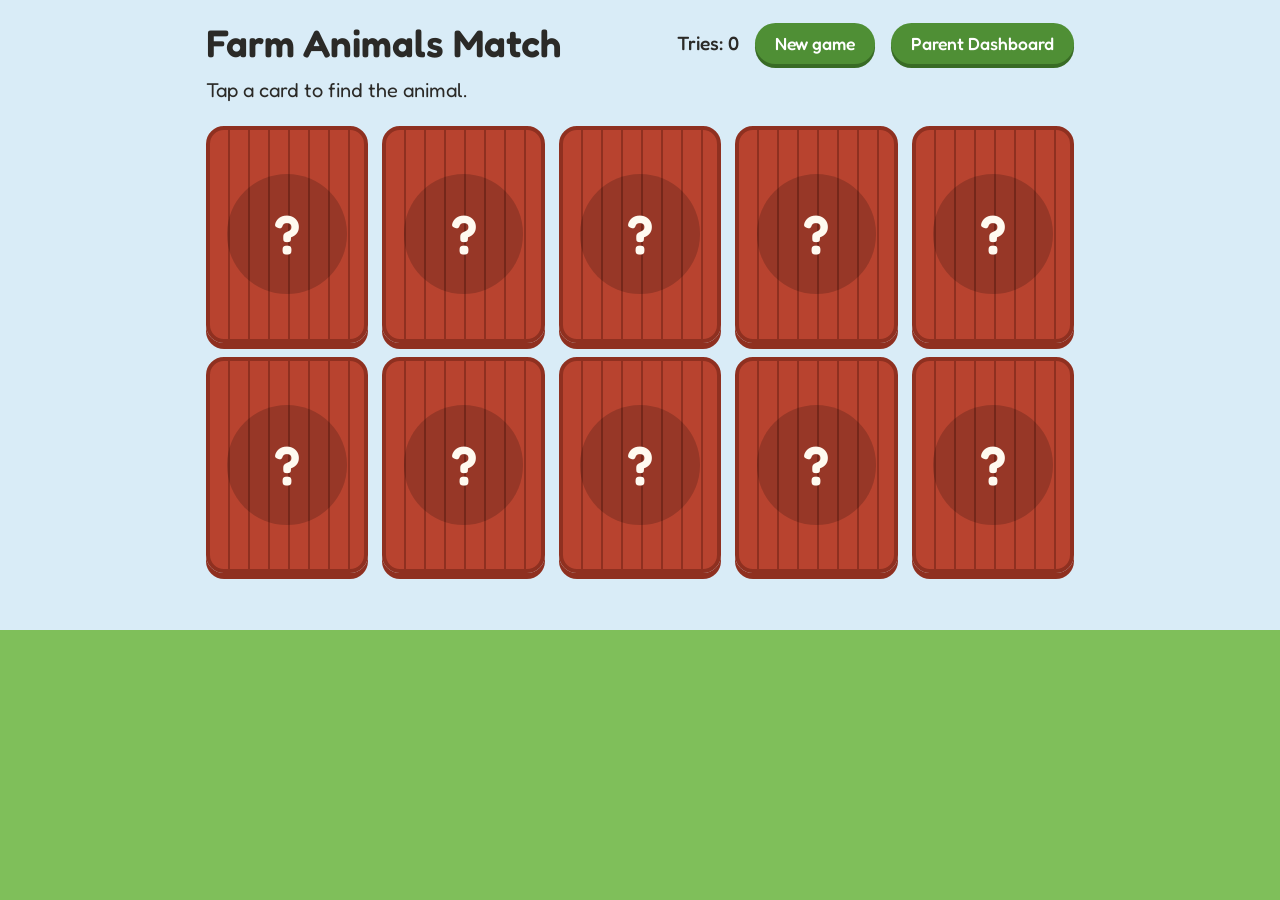
<file: memory-game/index.html>
<!DOCTYPE html>
<html lang="en">
<head>
  <meta charset="UTF-8">
  <meta name="viewport" content="width=device-width, initial-scale=1">
  <title>Farm Animals Match</title>
  <link rel="preconnect" href="https://fonts.googleapis.com">
  <link rel="preconnect" href="https://fonts.gstatic.com" crossorigin>
  <link href="https://fonts.googleapis.com/css2?family=Fredoka:wght@400;500;600&display=swap" rel="stylesheet">
  <link rel="stylesheet" href="style.css">
</head>
<body>
  <main class="game">
    <header class="game__header">
      <h1>Farm Animals Match</h1>
      <div class="game__controls">
        <p class="stat">Tries: <span id="moves">0</span></p>
        <button type="button" id="restart" class="btn">New game</button>
        <button type="button" id="parent-dashboard" class="btn" onclick="window.location.href='plans/parent.html'">Parent Dashboard</button>
      </div>
    </header>

    <p id="status" class="status" aria-live="polite">Tap a card to find the animal.</p>

    <section id="board" class="board" aria-label="Memory cards"></section>

    <canvas id="fireworks" class="fireworks" aria-hidden="true"></canvas>

    <div id="win" class="win" hidden>
      <div class="win__box" role="dialog" aria-labelledby="win-title">
        <h2 id="win-title">🎉 You found them all! 🎉</h2>
        <p>Great job! You matched every animal in <strong id="win-moves">0</strong> tries.</p>
        <button type="button" id="play-again" class="btn btn--big">Play again</button>
        <a href="stage2.html" id="next-stage" class="btn btn--big">Next game ▶</a>
      </div>
    </div>
  </main>

  <script src="script.js"></script>
</body>
</html>
</file>
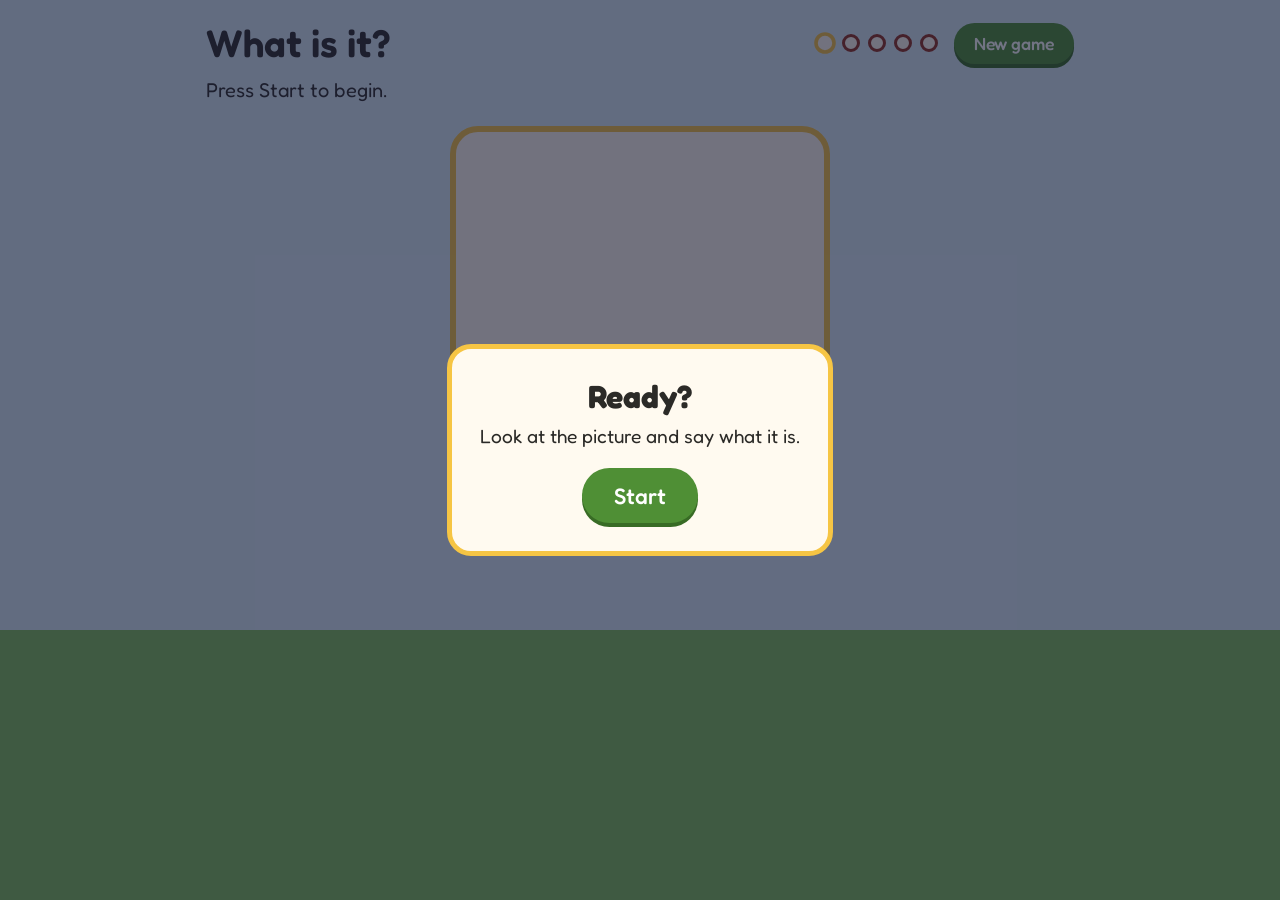
<file: memory-game/stage2.html>
<!DOCTYPE html>
<html lang="en">
<head>
  <meta charset="UTF-8">
  <meta name="viewport" content="width=device-width, initial-scale=1">
  <title>What is it? – Stage 2</title>
  <link rel="preconnect" href="https://fonts.googleapis.com">
  <link rel="preconnect" href="https://fonts.gstatic.com" crossorigin>
  <link href="https://fonts.googleapis.com/css2?family=Fredoka:wght@400;500;600&display=swap" rel="stylesheet">
  <link rel="stylesheet" href="style.css">
  <link rel="stylesheet" href="stage2.css">
</head>
<body>
  <main class="game">
    <header class="game__header">
      <h1>What is it?</h1>
      <div class="game__controls">
        <div class="dots" id="dots" aria-label="Progress"></div>
        <button type="button" id="restart" class="btn">New game</button>
      </div>
    </header>

    <p id="status" class="status" aria-live="polite">Press Start to begin.</p>

    <section class="stage">
      <div class="picture" id="picture">
        <img id="animal-img" alt="">
        <span id="animal-emoji" class="picture__emoji" hidden></span>
        <p id="answer" class="picture__answer" aria-live="polite"></p>
      </div>

      <div class="mic-area">
        <button type="button" id="mic" class="mic" aria-label="Microphone" disabled>
          <svg viewBox="0 0 24 24" width="56" height="56" aria-hidden="true">
            <path fill="currentColor" d="M12 15a4 4 0 0 0 4-4V6a4 4 0 0 0-8 0v5a4 4 0 0 0 4 4Zm6-4a1 1 0 1 0-2 0 4 4 0 0 1-8 0 1 1 0 1 0-2 0 6 6 0 0 0 5 5.91V19H9a1 1 0 1 0 0 2h6a1 1 0 1 0 0-2h-2v-2.09A6 6 0 0 0 18 11Z"/>
          </svg>
        </button>
        <div class="wave" id="wave" aria-hidden="true"><i></i><i></i><i></i><i></i><i></i></div>
      </div>
    </section>

    <canvas id="fireworks" class="fireworks" aria-hidden="true"></canvas>

    <div id="start" class="win">
      <div class="win__box">
        <h2>Ready?</h2>
        <p>Look at the picture and say what it is.</p>
        <button type="button" id="start-btn" class="btn btn--big">Start</button>
      </div>
    </div>

    <div id="win" class="win" hidden>
      <div class="win__box" role="dialog" aria-labelledby="win-title">
        <h2 id="win-title">🎉 Well done! 🎉</h2>
        <p>You named all the animals!</p>
        <button type="button" id="play-again" class="btn btn--big">Play again</button>
        <p class="win__link"><a href="index.html">← Back to the card game</a></p>
      </div>
    </div>
  </main>

  <script src="stage2.js"></script>
</body>
</html>
</file>
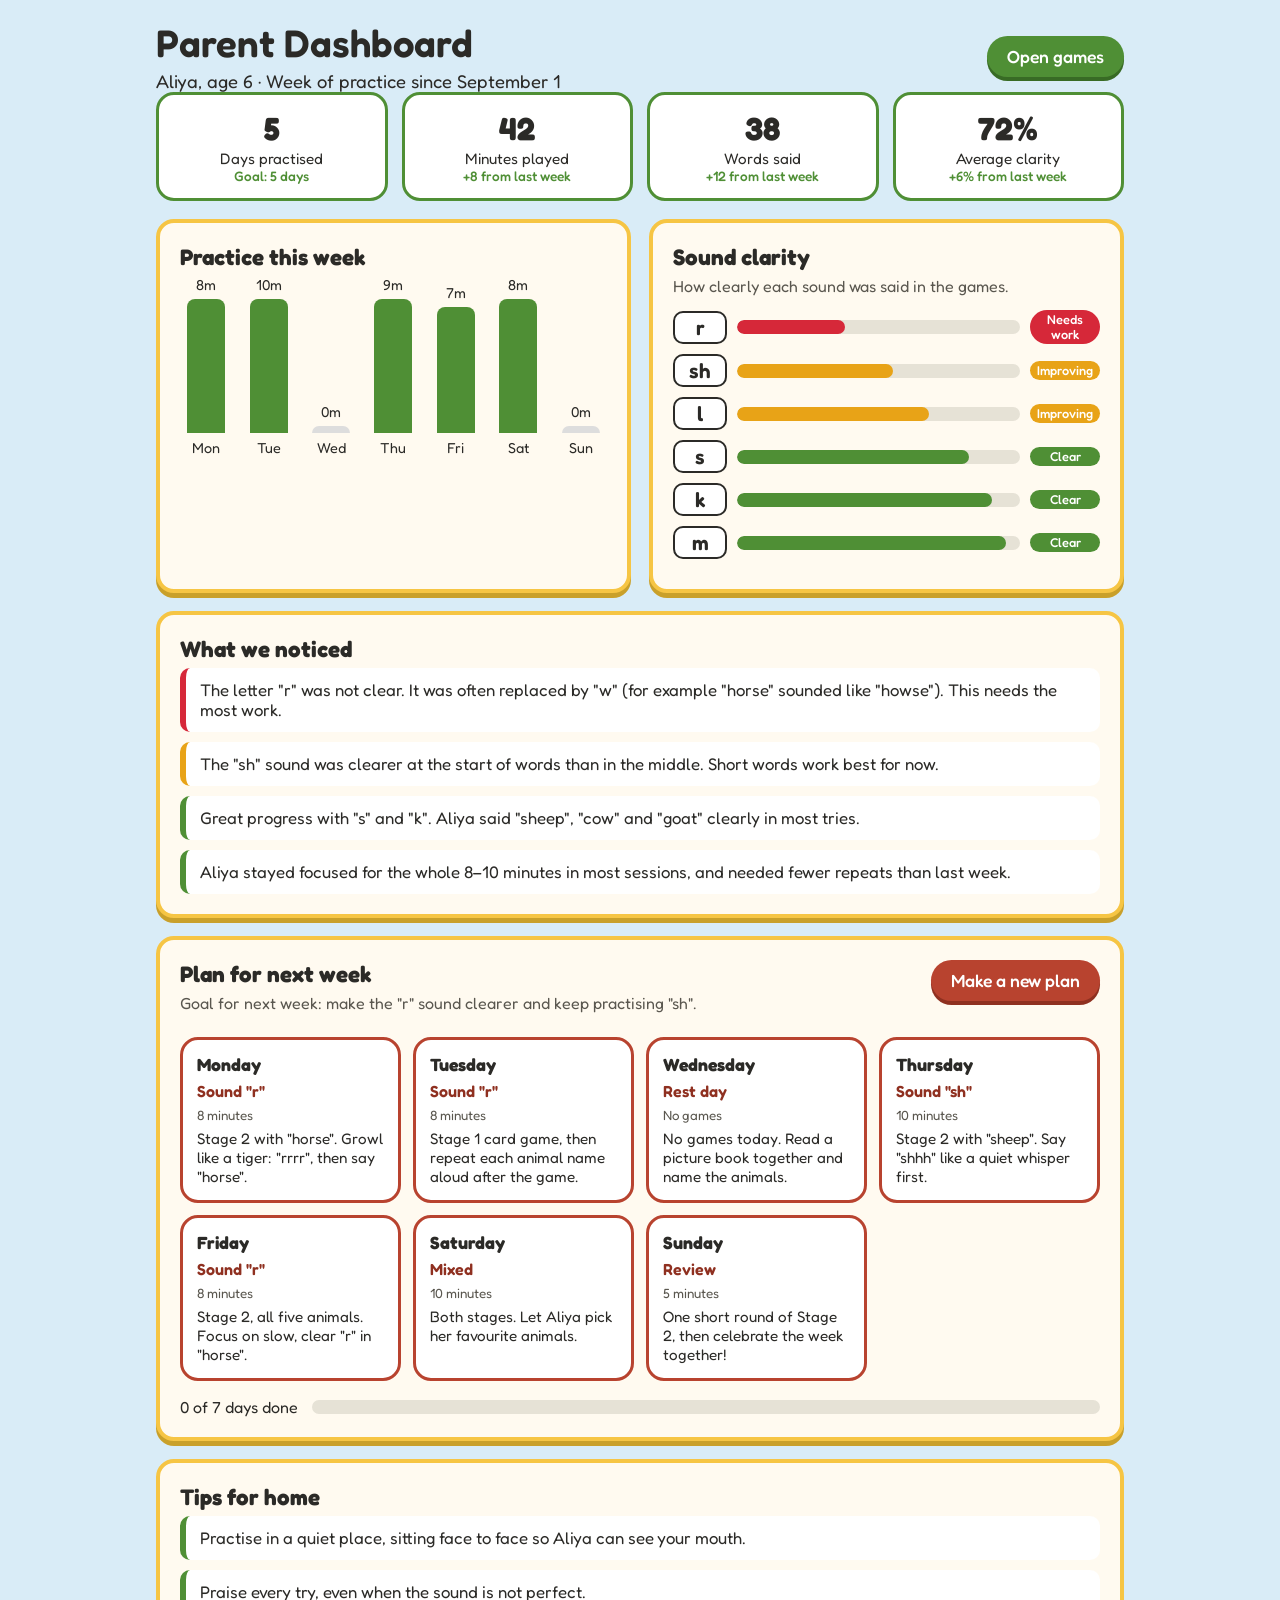
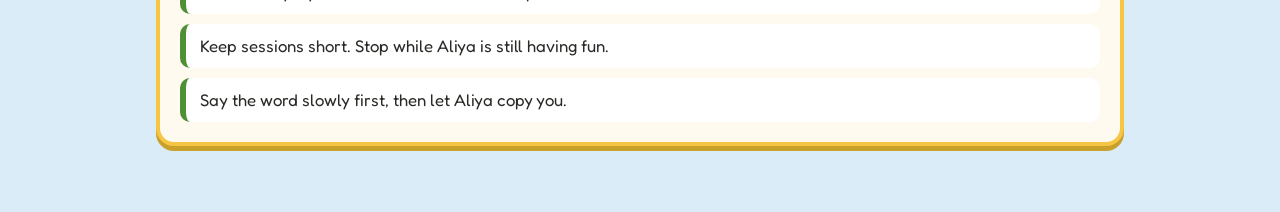
<file: plans/parent.html>
<!DOCTYPE html>
<html lang="en">
<head>
  <meta charset="UTF-8">
  <meta name="viewport" content="width=device-width, initial-scale=1">
  <title>Parent Dashboard</title>
  <link rel="preconnect" href="https://fonts.googleapis.com">
  <link rel="preconnect" href="https://fonts.gstatic.com" crossorigin>
  <link href="https://fonts.googleapis.com/css2?family=Fredoka:wght@400;500;600&display=swap" rel="stylesheet">
  <link rel="stylesheet" href="../memory-game/style.css">
  <link rel="stylesheet" href="parent.css">
</head>
<body>
  <main class="dash">
    <header class="dash__header">
      <div>
        <h1>Parent Dashboard</h1>
        <p class="sub" id="child-line"></p>
      </div>
      <a href="../memory-game/index.html" class="btn">Open games</a>
    </header>


    <section class="stats" id="stats" aria-label="Weekly summary"></section>

    <div class="grid">
      <section class="panel">
        <h2>Practice this week</h2>
        <div class="chart" id="chart"></div>
      </section>

      <section class="panel">
        <h2>Sound clarity</h2>
        <p class="hint">How clearly each sound was said in the games.</p>
        <div id="sounds"></div>
      </section>
    </div>

    <section class="panel">
      <h2>What we noticed</h2>
      <ul class="notes" id="notes"></ul>
    </section>

    <section class="panel">
      <div class="panel__head">
        <div>
          <h2>Plan for next week</h2>
          <p class="hint" id="plan-goal"></p>
        </div>
        <button type="button" class="btn btn--alt" id="regen">Make a new plan</button>
      </div>
      <div class="days" id="days"></div>
      <div class="plan-foot">
        <span id="plan-progress"></span>
        <div class="bar"><i id="plan-bar"></i></div>
      </div>
    </section>

    <section class="panel">
      <h2>Tips for home</h2>
      <ul class="notes" id="tips"></ul>
    </section>
  </main>

  <div id="toast" class="toast" role="status" aria-live="polite" hidden></div>
  <script src="parent.js"></script>
</body>
</html>
</file>
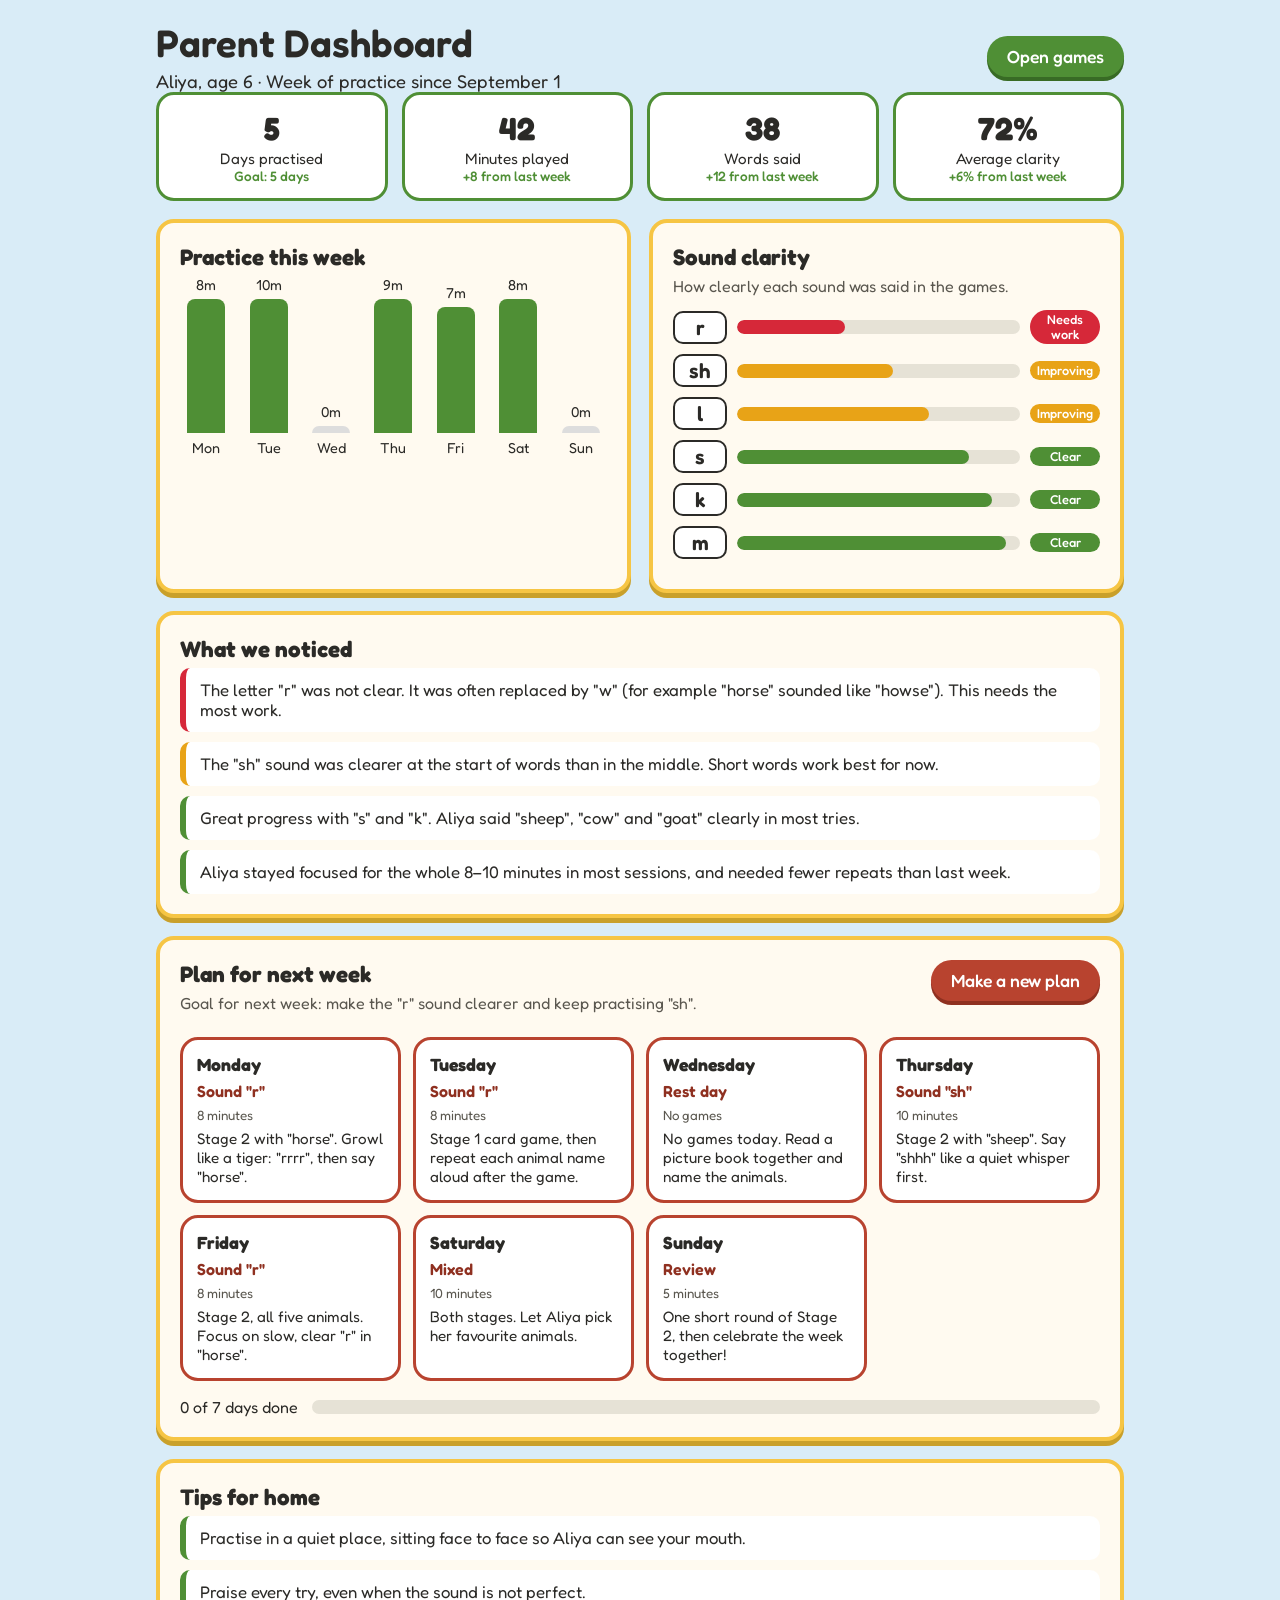
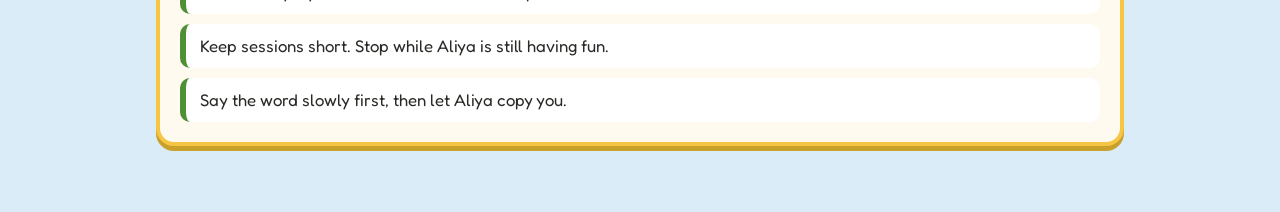
<file: memory-game/plans/parent.html>
<!DOCTYPE html>
<html lang="en">
<head>
  <meta charset="UTF-8">
  <meta name="viewport" content="width=device-width, initial-scale=1">
  <title>Parent Dashboard</title>
  <link rel="preconnect" href="https://fonts.googleapis.com">
  <link rel="preconnect" href="https://fonts.gstatic.com" crossorigin>
  <link href="https://fonts.googleapis.com/css2?family=Fredoka:wght@400;500;600&display=swap" rel="stylesheet">
  <link rel="stylesheet" href="../style.css">
  <link rel="stylesheet" href="parent.css">
</head>
<body>
  <main class="dash">
    <header class="dash__header">
      <div>
        <h1>Parent Dashboard</h1>
        <p class="sub" id="child-line"></p>
      </div>
      <a href="../index.html" class="btn">Open games</a>
    </header>


    <section class="stats" id="stats" aria-label="Weekly summary"></section>

    <div class="grid">
      <section class="panel">
        <h2>Practice this week</h2>
        <div class="chart" id="chart"></div>
      </section>

      <section class="panel">
        <h2>Sound clarity</h2>
        <p class="hint">How clearly each sound was said in the games.</p>
        <div id="sounds"></div>
      </section>
    </div>

    <section class="panel">
      <h2>What we noticed</h2>
      <ul class="notes" id="notes"></ul>
    </section>

    <section class="panel">
      <div class="panel__head">
        <div>
          <h2>Plan for next week</h2>
          <p class="hint" id="plan-goal"></p>
        </div>
        <button type="button" class="btn btn--alt" id="regen">Make a new plan</button>
      </div>
      <div class="days" id="days"></div>
      <div class="plan-foot">
        <span id="plan-progress"></span>
        <div class="bar"><i id="plan-bar"></i></div>
      </div>
    </section>

    <section class="panel">
      <h2>Tips for home</h2>
      <ul class="notes" id="tips"></ul>
    </section>
  </main>

  <div id="toast" class="toast" role="status" aria-live="polite" hidden></div>
  <script src="parent.js"></script>
</body>
</html>
</file>
<file: css/style.css>
/* Lip-sync character — page styles
   Palette comes from the character: her coral sweater against a mint mirror. */
:root {
  --page: #E7F2EF;
  --glass-top: #F6FCFA;
  --glass-bottom: #C9E6DE;
  --panel: #FFFFFF;
  --ink: #173B38;
  --ink-soft: #55736F;
  --line: #C5DBD5;
  --coral: #E9554B;
  --coral-deep: #C73E39;
  --sun: #F4B93E;
  --font: "Rubik", ui-rounded, "Segoe UI", system-ui, -apple-system, sans-serif;
}

* { box-sizing: border-box; }
[hidden] { display: none !important; }
html { -webkit-text-size-adjust: 100%; }
body {
  margin: 0;
  background: var(--page);
  color: var(--ink);
  font: 400 16px/1.45 var(--font);
}
button, select, input { font: inherit; color: inherit; }
.visually-hidden { position: absolute; width: 1px; height: 1px; overflow: hidden; clip-path: inset(50%); white-space: nowrap; }

.app { width: min(100% - 32px, 720px); margin: 0 auto; padding: 20px 0 40px; }

/* ---------- header ---------- */
.top { display: flex; align-items: center; justify-content: space-between; gap: 12px; flex-wrap: wrap; }
.top h1 { margin: 0; font-size: 1.25rem; font-weight: 600; letter-spacing: -0.01em; }
.source { display: flex; align-items: center; gap: 8px; min-width: 0; }
.pick select {
  max-width: 220px; height: 40px; padding: 0 34px 0 14px; border: 1.5px solid var(--line); border-radius: 20px;
  background: var(--panel) url("data:image/svg+xml,%3Csvg xmlns='http://www.w3.org/2000/svg' viewBox='0 0 12 8'%3E%3Cpath d='M1 1l5 5 5-5' fill='none' stroke='%23173B38' stroke-width='2' stroke-linecap='round' stroke-linejoin='round'/%3E%3C/svg%3E") no-repeat right 13px center / 11px;
  appearance: none; text-overflow: ellipsis; cursor: pointer;
}
.btn {
  display: inline-flex; align-items: center; height: 40px; padding: 0 18px; border-radius: 20px;
  background: var(--ink); color: #fff; font-weight: 500; cursor: pointer; white-space: nowrap;
}
.btn:hover { background: #0F2B29; }
#fileInput:focus-visible + *, .source:has(#fileInput:focus-visible) .btn { outline: 3px solid var(--sun); outline-offset: 2px; }

/* ---------- the mirror ---------- */
.mirror {
  position: relative; margin: 18px auto 0; width: min(100%, 62vh, 540px); aspect-ratio: 600 / 640;
  border: 10px solid var(--panel); border-radius: 46% 46% 30px 30px / 34% 34% 30px 30px;
  background: linear-gradient(180deg, var(--glass-top), var(--glass-bottom));
  box-shadow: 0 0 0 1.5px var(--line), 0 18px 34px -18px rgba(23, 59, 56, 0.45);
  overflow: hidden;
}
/* two soft streaks of light across the glass */
.mirror::before {
  content: ""; position: absolute; inset: 0; pointer-events: none;
  background: linear-gradient(112deg, transparent 18%, rgba(255,255,255,.55) 18.5%, rgba(255,255,255,.55) 24%, transparent 24.5%, transparent 28%, rgba(255,255,255,.35) 28.5%, rgba(255,255,255,.35) 30.5%, transparent 31%);
}
#character { position: absolute; left: 0; bottom: 0; width: 100%; height: 100%; display: block; }
.eye { transform-box: fill-box; transform-origin: 50% 62%; transition: transform 70ms ease-in; }
.eye.is-shut { transform: scaleY(0.1); }

.zoom {
  position: absolute; right: 12px; bottom: 12px; z-index: 2; height: 36px; padding: 0 14px;
  border: 1.5px solid var(--ink); border-radius: 18px; background: rgba(255,255,255,.9); font-weight: 500; cursor: pointer;
}
.zoom[aria-pressed="true"] { background: var(--ink); color: #fff; }

/* ---------- player ---------- */
.player { display: flex; align-items: flex-start; gap: 14px; margin-top: 22px; }
.play {
  flex: none; width: 68px; height: 68px; margin-top: 4px; border: 0; border-radius: 50%;
  background: var(--coral); color: #fff; cursor: pointer; box-shadow: 0 4px 0 var(--coral-deep);
  transition: transform 80ms, box-shadow 80ms;
}
.play svg { width: 34px; height: 34px; fill: currentColor; display: block; margin: auto; }
.play .i-pause { display: none; }
.play.is-playing .i-play { display: none; }
.play.is-playing .i-pause { display: inline; }
.play:active:not(:disabled) { transform: translateY(3px); box-shadow: 0 1px 0 var(--coral-deep); }
.play:disabled { background: #B9CFCA; box-shadow: 0 4px 0 #9DB8B2; cursor: not-allowed; }

.track { flex: 1; min-width: 0; }
.timeline {
  position: relative; height: 76px; border: 1.5px solid var(--line); border-radius: 16px; background: var(--panel);
  overflow: hidden; cursor: pointer; touch-action: none;
}
.timeline.is-empty { cursor: default; border-style: dashed; }
.timeline.is-drop { border-color: var(--coral); background: #FFF4F2; }
#wave { position: absolute; inset: 0; width: 100%; height: 100%; display: block; }
.playhead { position: absolute; top: 0; bottom: 0; left: 0; width: 3px; margin-left: -1.5px; background: var(--coral); border-radius: 2px; will-change: transform; display: none; }
.timeline:not(.is-empty) .playhead { display: block; }
.hint { position: absolute; inset: 0; margin: 0; display: grid; place-items: center; padding: 0 16px; text-align: center; color: var(--ink-soft); }
.timeline:not(.is-empty) .hint { display: none; }
.progress { position: absolute; left: 0; bottom: 0; height: 4px; background: var(--sun); width: 0; }

.meta { display: flex; justify-content: space-between; gap: 12px; margin-top: 6px; font-size: 0.875rem; color: var(--ink-soft); }
.meta #status { min-width: 0; overflow: hidden; text-overflow: ellipsis; white-space: nowrap; }
.meta.is-error #status { color: var(--coral-deep); white-space: normal; }
.time { font-variant-numeric: tabular-nums; white-space: nowrap; }

.legend { display: flex; flex-wrap: wrap; gap: 4px 14px; margin: 8px 0 0; padding: 0; list-style: none; font-size: 0.8125rem; color: var(--ink-soft); }
.legend li { display: inline-flex; align-items: center; gap: 6px; }
.legend i { width: 14px; height: 6px; border-radius: 3px; background: var(--c); }

/* ---------- settings ---------- */
.controls { display: flex; flex-wrap: wrap; gap: 14px 28px; margin-top: 20px; padding-top: 18px; border-top: 1.5px solid var(--line); }
.group { display: flex; align-items: center; gap: 6px; }
.group-label { margin-right: 6px; font-size: 0.875rem; color: var(--ink-soft); }
.chip {
  min-width: 44px; height: 40px; padding: 0 14px; border: 1.5px solid var(--line); border-radius: 20px;
  background: var(--panel); font-weight: 500; cursor: pointer; font-variant-numeric: tabular-nums;
}
.chip:hover { border-color: var(--ink); }
.chip.is-on, .chip[aria-pressed="true"] { background: var(--ink); border-color: var(--ink); color: #fff; }
.chip.step { padding: 0; width: 40px; min-width: 40px; font-size: 1.125rem; }
.sync-value { min-width: 64px; text-align: center; font-variant-numeric: tabular-nums; }

.shapes { margin-top: 18px; }
.shapes .group-label { display: block; margin: 0 0 8px; }
.shape-row { display: flex; flex-wrap: wrap; gap: 6px; }
.shape-row .chip { min-width: 48px; touch-action: none; user-select: none; -webkit-user-select: none; }

:is(button, select, .timeline):focus-visible { outline: 3px solid var(--sun); outline-offset: 2px; }

@media (max-width: 520px) {
  .app { width: min(100% - 24px, 720px); padding-top: 14px; }
  .top h1 { font-size: 1.125rem; }
  .pick select { max-width: 150px; }
  .play { width: 60px; height: 60px; }
  .timeline { height: 68px; }
}
@media (prefers-reduced-motion: reduce) {
  .eye, .play { transition: none; }
}
</file>
<file: memory-game/style.css>
:root {
  --sky: #d9ecf7;
  --grass: #7fbf5a;
  --grass-dark: #4f8f35;
  --barn: #b8432f;
  --barn-dark: #8f3020;
  --sun: #f6c544;
  --paper: #fffaf0;
  --ink: #2b2a27;
  --radius: 18px;
}

* { box-sizing: border-box; }

html, body { height: 100%; }

body {
  margin: 0;
  font-family: "Fredoka", "Trebuchet MS", system-ui, sans-serif;
  color: var(--ink);
  background:
    linear-gradient(to bottom, var(--sky) 0%, var(--sky) 70%, var(--grass) 70%, var(--grass) 100%);
  background-attachment: fixed;
}

.game {
  max-width: 900px;
  margin: 0 auto;
  padding: 20px 16px 40px;
}

.game__header {
  display: flex;
  flex-wrap: wrap;
  align-items: center;
  justify-content: space-between;
  gap: 12px;
}

h1 {
  margin: 0;
  font-size: clamp(1.6rem, 4vw, 2.4rem);
  font-weight: 600;
}

.game__controls {
  display: flex;
  align-items: center;
  gap: 16px;
}

.stat {
  margin: 0;
  font-size: 1.2rem;
  font-weight: 500;
}

.status {
  min-height: 1.6em;
  margin: 12px 0 16px;
  font-size: 1.25rem;
}

/* Buttons */
.btn {
  font: inherit;
  font-weight: 500;
  font-size: 1.1rem;
  padding: 10px 20px;
  color: #fff;
  background: var(--grass-dark);
  border: 0;
  border-radius: 999px;
  cursor: pointer;
  box-shadow: 0 4px 0 #386b25;
}
.btn:hover { background: #5aa03d; }
.btn:active { transform: translateY(3px); box-shadow: 0 1px 0 #386b25; }
.btn--big { font-size: 1.4rem; padding: 14px 32px; }

.btn:focus-visible,
.card:focus-visible {
  outline: 4px solid #1b5fd1;
  outline-offset: 3px;
}

/* Board */
.board {
  display: grid;
  grid-template-columns: repeat(5, 1fr);
  gap: 14px;
}

.card {
  position: relative;
  aspect-ratio: 3 / 4;
  padding: 0;
  border: 0;
  background: none;
  cursor: pointer;
  perspective: 800px;
  font: inherit;
  -webkit-tap-highlight-color: transparent;
}

.card__inner {
  position: absolute;
  inset: 0;
  transform-style: preserve-3d;
  transition: transform 0.5s;
}

.card.is-flipped .card__inner { transform: rotateY(180deg); }

.card__face {
  position: absolute;
  inset: 0;
  display: flex;
  flex-direction: column;
  align-items: center;
  justify-content: center;
  border-radius: var(--radius);
  backface-visibility: hidden;
  -webkit-backface-visibility: hidden;
  overflow: hidden;
}

/* Back: barn-door look */
.card__back {
  background:
    repeating-linear-gradient(90deg,
      var(--barn) 0 18px,
      var(--barn-dark) 18px 20px);
  border: 4px solid var(--barn-dark);
  box-shadow: 0 6px 0 var(--barn-dark);
}
.card__back::after {
  content: "?";
  font-size: clamp(2rem, 7vw, 3.4rem);
  font-weight: 600;
  color: var(--paper);
  background: rgba(0, 0, 0, 0.18);
  width: 2.2em;
  height: 2.2em;
  border-radius: 50%;
  display: grid;
  place-items: center;
}

/* Front: animal picture + name */
.card__front {
  transform: rotateY(180deg);
  background: var(--paper);
  border: 4px solid var(--sun);
  box-shadow: 0 6px 0 #c9a02a;
  padding: 8px;
  gap: 6px;
}
.card__front img {
  width: 100%;
  flex: 1;
  min-height: 0;
  object-fit: contain;
}
.card__emoji {
  flex: 1;
  display: grid;
  place-items: center;
  font-size: clamp(2.4rem, 9vw, 4.5rem);
}
.card__name {
  font-size: clamp(1rem, 2.6vw, 1.4rem);
  font-weight: 600;
}

/* Matched pair */
.card.is-matched { cursor: default; }
.card.is-matched .card__front {
  border-color: var(--grass-dark);
  box-shadow: 0 6px 0 #386b25;
  background: #f0fae8;
}
.card.is-matched .card__inner { animation: pop 0.45s 0.45s; }

@keyframes pop {
  0%, 100% { scale: 1; }
  50% { scale: 1.08; }
}

/* Win overlay */
.win {
  position: fixed;
  inset: 0;
  display: grid;
  place-items: center;
  padding: 16px;
  z-index: 10;
  background: rgba(20, 24, 50, 0.6);
}
.win[hidden] { display: none; }
.win__box {
  max-width: 420px;
  padding: 28px;
  text-align: center;
  background: var(--paper);
  border: 5px solid var(--sun);
  border-radius: 24px;
  animation: win-pop 0.7s cubic-bezier(0.34, 1.56, 0.64, 1);
}
@keyframes win-pop {
  0%   { transform: scale(0.3); opacity: 0; }
  100% { transform: scale(1);   opacity: 1; }
}

/* Fireworks sit above the win overlay but never block clicks */
.fireworks {
  position: fixed;
  inset: 0;
  width: 100%;
  height: 100%;
  pointer-events: none;
  z-index: 20;
}
.win__box h2 { margin: 0 0 8px; font-size: 2rem; }
.win__box p { margin: 0 0 20px; font-size: 1.2rem; }

/* Small screens: 2 columns x 5 rows */
@media (max-width: 640px) {
  .board { grid-template-columns: repeat(2, 1fr); gap: 12px; }
  .card { aspect-ratio: 4 / 3; }
}

@media (prefers-reduced-motion: reduce) {
  .card__inner { transition-duration: 0.01s; }
  .card.is-matched .card__inner { animation: none; }
  .win__box { animation: none; }
}
</file>
<file: memory-game/stage2.css>
/* Stage 2 extras. Loaded after style.css, which supplies the
   page background, buttons, win overlay and fireworks canvas. */

.dots { display: flex; gap: 8px; }
.dots span {
  width: 18px; height: 18px;
  border-radius: 50%;
  background: var(--paper);
  border: 3px solid var(--barn-dark);
  transition: background 0.3s;
}
.dots span.is-current { border-color: var(--sun); transform: scale(1.2); }
.dots span.is-done { background: var(--grass-dark); border-color: var(--grass-dark); }

.stage {
  display: flex;
  flex-direction: column;
  align-items: center;
  gap: 24px;
}

.picture {
  width: min(380px, 90%);
  aspect-ratio: 1 / 1;
  display: flex;
  flex-direction: column;
  align-items: center;
  justify-content: center;
  gap: 8px;
  padding: 16px;
  background: var(--paper);
  border: 6px solid var(--sun);
  border-radius: 28px;
  box-shadow: 0 8px 0 #c9a02a;
}
.picture img { flex: 1; min-height: 0; max-width: 100%; object-fit: contain; }
.picture__emoji { flex: 1; display: grid; place-items: center; font-size: clamp(4rem, 18vw, 8rem); }
.picture__emoji[hidden], .picture img[hidden] { display: none; }
.picture__answer { margin: 0; min-height: 1.4em; font-size: 1.8rem; font-weight: 600; }
.picture.is-entering { animation: slide-in 0.5s ease-out; }
@keyframes slide-in {
  from { transform: translateY(30px) scale(0.9); opacity: 0; }
  to   { transform: none; opacity: 1; }
}

.mic-area {
  min-height: 150px;
  display: flex;
  flex-direction: column;
  align-items: center;
  gap: 12px;
}
.mic {
  width: 110px; height: 110px;
  display: grid; place-items: center;
  color: #fff;
  background: var(--barn);
  border: 0;
  border-radius: 50%;
  cursor: pointer;
  box-shadow: 0 6px 0 var(--barn-dark);
  visibility: hidden;
}
.mic.is-visible { visibility: visible; animation: mic-pop 0.5s cubic-bezier(0.34, 1.56, 0.64, 1); }
.mic.is-listening { background: #d62839; animation: pulse 1.1s infinite; }
.mic:disabled { cursor: default; }
.mic:focus-visible { outline: 4px solid #1b5fd1; outline-offset: 4px; }
@keyframes mic-pop { from { transform: scale(0.3); opacity: 0; } to { transform: scale(1); opacity: 1; } }
@keyframes pulse {
  0%   { box-shadow: 0 6px 0 var(--barn-dark), 0 0 0 0 rgba(214, 40, 57, 0.6); }
  100% { box-shadow: 0 6px 0 var(--barn-dark), 0 0 0 28px rgba(214, 40, 57, 0); }
}

.wave { display: flex; align-items: center; gap: 6px; height: 40px; visibility: hidden; }
.wave.is-on { visibility: visible; }
.wave i {
  width: 8px; height: 40px;
  background: var(--grass-dark);
  border-radius: 4px;
  transform: scaleY(0.2);
  animation: bounce 0.8s ease-in-out infinite;
}
.wave i:nth-child(2) { animation-delay: 0.1s; }
.wave i:nth-child(3) { animation-delay: 0.2s; }
.wave i:nth-child(4) { animation-delay: 0.3s; }
.wave i:nth-child(5) { animation-delay: 0.4s; }
@keyframes bounce { 50% { transform: scaleY(1); } }

.win__link { margin: 16px 0 0; font-size: 1rem; }
.win__link a { color: var(--barn-dark); }

@media (prefers-reduced-motion: reduce) {
  .mic.is-visible, .mic.is-listening, .picture.is-entering, .wave i { animation: none; }
  .wave i { transform: scaleY(0.7); }
}
</file>
<file: plans/parent.css>
/* Loaded after style.css (fonts, colours, .btn). */
body { background: var(--sky); }

.dash { max-width: 1000px; margin: 0 auto; padding: 20px 16px 48px; }
.dash__header { display: flex; flex-wrap: wrap; gap: 12px; align-items: center; justify-content: space-between; }
.sub { margin: 4px 0 0; font-size: 1.15rem; }
.notice {
  margin: 16px 0; padding: 10px 14px; font-size: 1rem;
  background: #fff3c4; border: 2px dashed #c9a02a; border-radius: 12px;
}
.btn { text-decoration: none; display: inline-block; }
.btn--alt { background: var(--barn); box-shadow: 0 4px 0 var(--barn-dark); }
.btn--alt:hover { background: #cc5440; }

h2 { margin: 0 0 6px; font-size: 1.4rem; }
.hint { margin: 0 0 14px; color: #5a574f; font-size: 1rem; }

.panel {
  margin-bottom: 18px; padding: 20px;
  background: var(--paper); border: 4px solid var(--sun);
  border-radius: var(--radius); box-shadow: 0 5px 0 #c9a02a;
}
.panel__head { display: flex; flex-wrap: wrap; gap: 12px; justify-content: space-between; align-items: flex-start; }
.grid { display: grid; grid-template-columns: 1fr 1fr; gap: 18px; }
.grid .panel { margin-bottom: 0; }
.grid { margin-bottom: 18px; }

/* Summary stats */
.stats { display: grid; grid-template-columns: repeat(4, 1fr); gap: 14px; margin-bottom: 18px; }
.stat-card {
  padding: 14px; text-align: center; background: #fff;
  border: 3px solid var(--grass-dark); border-radius: var(--radius);
}
.stat-card b { display: block; font-size: 2rem; }
.stat-card span { font-size: 0.95rem; }
.stat-card em { display: block; font-style: normal; font-size: 0.85rem; color: var(--grass-dark); font-weight: 500; }

/* Weekly chart */
.chart { display: flex; align-items: flex-end; gap: 10px; height: 180px; }
.col { flex: 1; height: 100%; display: flex; flex-direction: column; justify-content: flex-end; align-items: center; gap: 6px; font-size: 0.9rem; }
.col i { width: 100%; max-width: 38px; background: var(--grass-dark); border-radius: 8px 8px 0 0; }
.col.is-zero i { background: #ddd; }

/* Sound clarity rows */
.sound { display: grid; grid-template-columns: 54px 1fr 70px; align-items: center; gap: 10px; margin-bottom: 10px; }
.sound__letter { font-size: 1.3rem; font-weight: 600; text-align: center; background: #fff; border: 2px solid var(--ink); border-radius: 10px; padding: 2px 0; }
.bar { height: 14px; background: #e6e2d6; border-radius: 99px; overflow: hidden; }
.bar i { display: block; height: 100%; border-radius: 99px; background: var(--grass-dark); transition: width 0.8s; }
.sound.is-mid .bar i, .sound.is-mid .tag { background: #e8a317; }
.sound.is-low .bar i, .sound.is-low .tag { background: #d62839; }
.tag { font-size: 0.8rem; font-weight: 500; color: #fff; text-align: center; padding: 2px 6px; border-radius: 99px; background: var(--grass-dark); }

/* Notes */
.notes { margin: 0; padding: 0; list-style: none; display: grid; gap: 10px; }
.notes li { padding: 12px 14px; background: #fff; border-left: 6px solid var(--grass-dark); border-radius: 10px; font-size: 1.05rem; }
.notes li.warn { border-color: #d62839; }
.notes li.info { border-color: #e8a317; }

/* Weekly plan */
.days { display: grid; grid-template-columns: repeat(auto-fill, minmax(190px, 1fr)); gap: 12px; margin-top: 10px; }
.day {
  display: flex; flex-direction: column; gap: 6px; padding: 14px; text-align: left;
  font: inherit; color: inherit; cursor: pointer;
  background: #fff; border: 3px solid var(--barn); border-radius: var(--radius);
}
.day h3 { margin: 0; font-size: 1.1rem; }
.day small { color: #5a574f; }
.day p { margin: 0; font-size: 0.95rem; }
.day .focus { font-weight: 600; color: var(--barn-dark); }
.day.is-done { border-color: var(--grass-dark); background: #f0fae8; }
.day.is-done h3::after { content: " ✓"; color: var(--grass-dark); }
.day:focus-visible, .btn:focus-visible { outline: 4px solid #1b5fd1; outline-offset: 3px; }
.plan-foot { display: flex; align-items: center; gap: 14px; margin-top: 16px; }
.plan-foot .bar { flex: 1; }

.toast {
  position: fixed; left: 50%; bottom: 24px; transform: translateX(-50%);
  padding: 12px 20px; color: #fff; background: var(--ink); border-radius: 99px; z-index: 10;
}
.toast[hidden] { display: none; }

@media (max-width: 720px) {
  .grid { grid-template-columns: 1fr; }
  .stats { grid-template-columns: repeat(2, 1fr); }
}
</file>
<file: memory-game/plans/parent.css>
/* Loaded after style.css (fonts, colours, .btn). */
body { background: var(--sky); }

.dash { max-width: 1000px; margin: 0 auto; padding: 20px 16px 48px; }
.dash__header { display: flex; flex-wrap: wrap; gap: 12px; align-items: center; justify-content: space-between; }
.sub { margin: 4px 0 0; font-size: 1.15rem; }
.notice {
  margin: 16px 0; padding: 10px 14px; font-size: 1rem;
  background: #fff3c4; border: 2px dashed #c9a02a; border-radius: 12px;
}
.btn { text-decoration: none; display: inline-block; }
.btn--alt { background: var(--barn); box-shadow: 0 4px 0 var(--barn-dark); }
.btn--alt:hover { background: #cc5440; }

h2 { margin: 0 0 6px; font-size: 1.4rem; }
.hint { margin: 0 0 14px; color: #5a574f; font-size: 1rem; }

.panel {
  margin-bottom: 18px; padding: 20px;
  background: var(--paper); border: 4px solid var(--sun);
  border-radius: var(--radius); box-shadow: 0 5px 0 #c9a02a;
}
.panel__head { display: flex; flex-wrap: wrap; gap: 12px; justify-content: space-between; align-items: flex-start; }
.grid { display: grid; grid-template-columns: 1fr 1fr; gap: 18px; }
.grid .panel { margin-bottom: 0; }
.grid { margin-bottom: 18px; }

/* Summary stats */
.stats { display: grid; grid-template-columns: repeat(4, 1fr); gap: 14px; margin-bottom: 18px; }
.stat-card {
  padding: 14px; text-align: center; background: #fff;
  border: 3px solid var(--grass-dark); border-radius: var(--radius);
}
.stat-card b { display: block; font-size: 2rem; }
.stat-card span { font-size: 0.95rem; }
.stat-card em { display: block; font-style: normal; font-size: 0.85rem; color: var(--grass-dark); font-weight: 500; }

/* Weekly chart */
.chart { display: flex; align-items: flex-end; gap: 10px; height: 180px; }
.col { flex: 1; height: 100%; display: flex; flex-direction: column; justify-content: flex-end; align-items: center; gap: 6px; font-size: 0.9rem; }
.col i { width: 100%; max-width: 38px; background: var(--grass-dark); border-radius: 8px 8px 0 0; }
.col.is-zero i { background: #ddd; }

/* Sound clarity rows */
.sound { display: grid; grid-template-columns: 54px 1fr 70px; align-items: center; gap: 10px; margin-bottom: 10px; }
.sound__letter { font-size: 1.3rem; font-weight: 600; text-align: center; background: #fff; border: 2px solid var(--ink); border-radius: 10px; padding: 2px 0; }
.bar { height: 14px; background: #e6e2d6; border-radius: 99px; overflow: hidden; }
.bar i { display: block; height: 100%; border-radius: 99px; background: var(--grass-dark); transition: width 0.8s; }
.sound.is-mid .bar i, .sound.is-mid .tag { background: #e8a317; }
.sound.is-low .bar i, .sound.is-low .tag { background: #d62839; }
.tag { font-size: 0.8rem; font-weight: 500; color: #fff; text-align: center; padding: 2px 6px; border-radius: 99px; background: var(--grass-dark); }

/* Notes */
.notes { margin: 0; padding: 0; list-style: none; display: grid; gap: 10px; }
.notes li { padding: 12px 14px; background: #fff; border-left: 6px solid var(--grass-dark); border-radius: 10px; font-size: 1.05rem; }
.notes li.warn { border-color: #d62839; }
.notes li.info { border-color: #e8a317; }

/* Weekly plan */
.days { display: grid; grid-template-columns: repeat(auto-fill, minmax(190px, 1fr)); gap: 12px; margin-top: 10px; }
.day {
  display: flex; flex-direction: column; gap: 6px; padding: 14px; text-align: left;
  font: inherit; color: inherit; cursor: pointer;
  background: #fff; border: 3px solid var(--barn); border-radius: var(--radius);
}
.day h3 { margin: 0; font-size: 1.1rem; }
.day small { color: #5a574f; }
.day p { margin: 0; font-size: 0.95rem; }
.day .focus { font-weight: 600; color: var(--barn-dark); }
.day.is-done { border-color: var(--grass-dark); background: #f0fae8; }
.day.is-done h3::after { content: " ✓"; color: var(--grass-dark); }
.day:focus-visible, .btn:focus-visible { outline: 4px solid #1b5fd1; outline-offset: 3px; }
.plan-foot { display: flex; align-items: center; gap: 14px; margin-top: 16px; }
.plan-foot .bar { flex: 1; }

.toast {
  position: fixed; left: 50%; bottom: 24px; transform: translateX(-50%);
  padding: 12px 20px; color: #fff; background: var(--ink); border-radius: 99px; z-index: 10;
}
.toast[hidden] { display: none; }

@media (max-width: 720px) {
  .grid { grid-template-columns: 1fr; }
  .stats { grid-template-columns: repeat(2, 1fr); }
}
</file>
